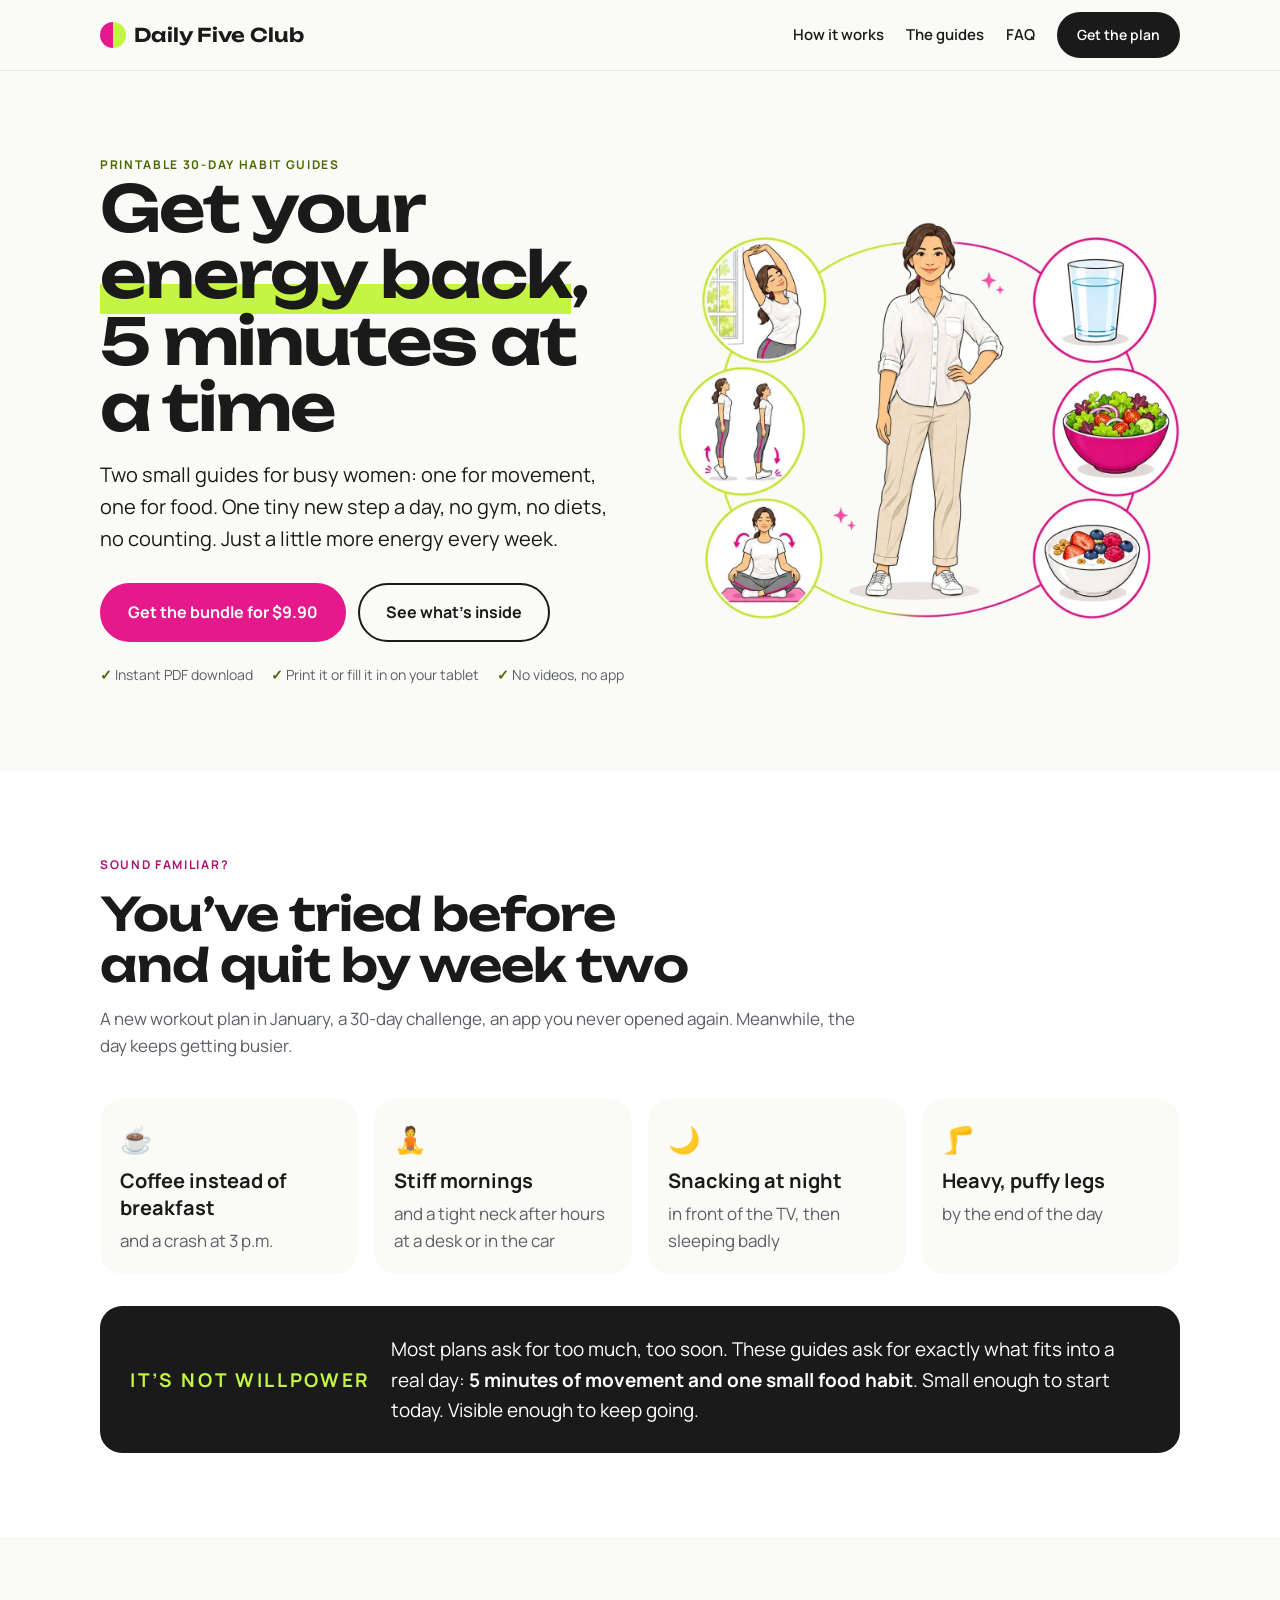
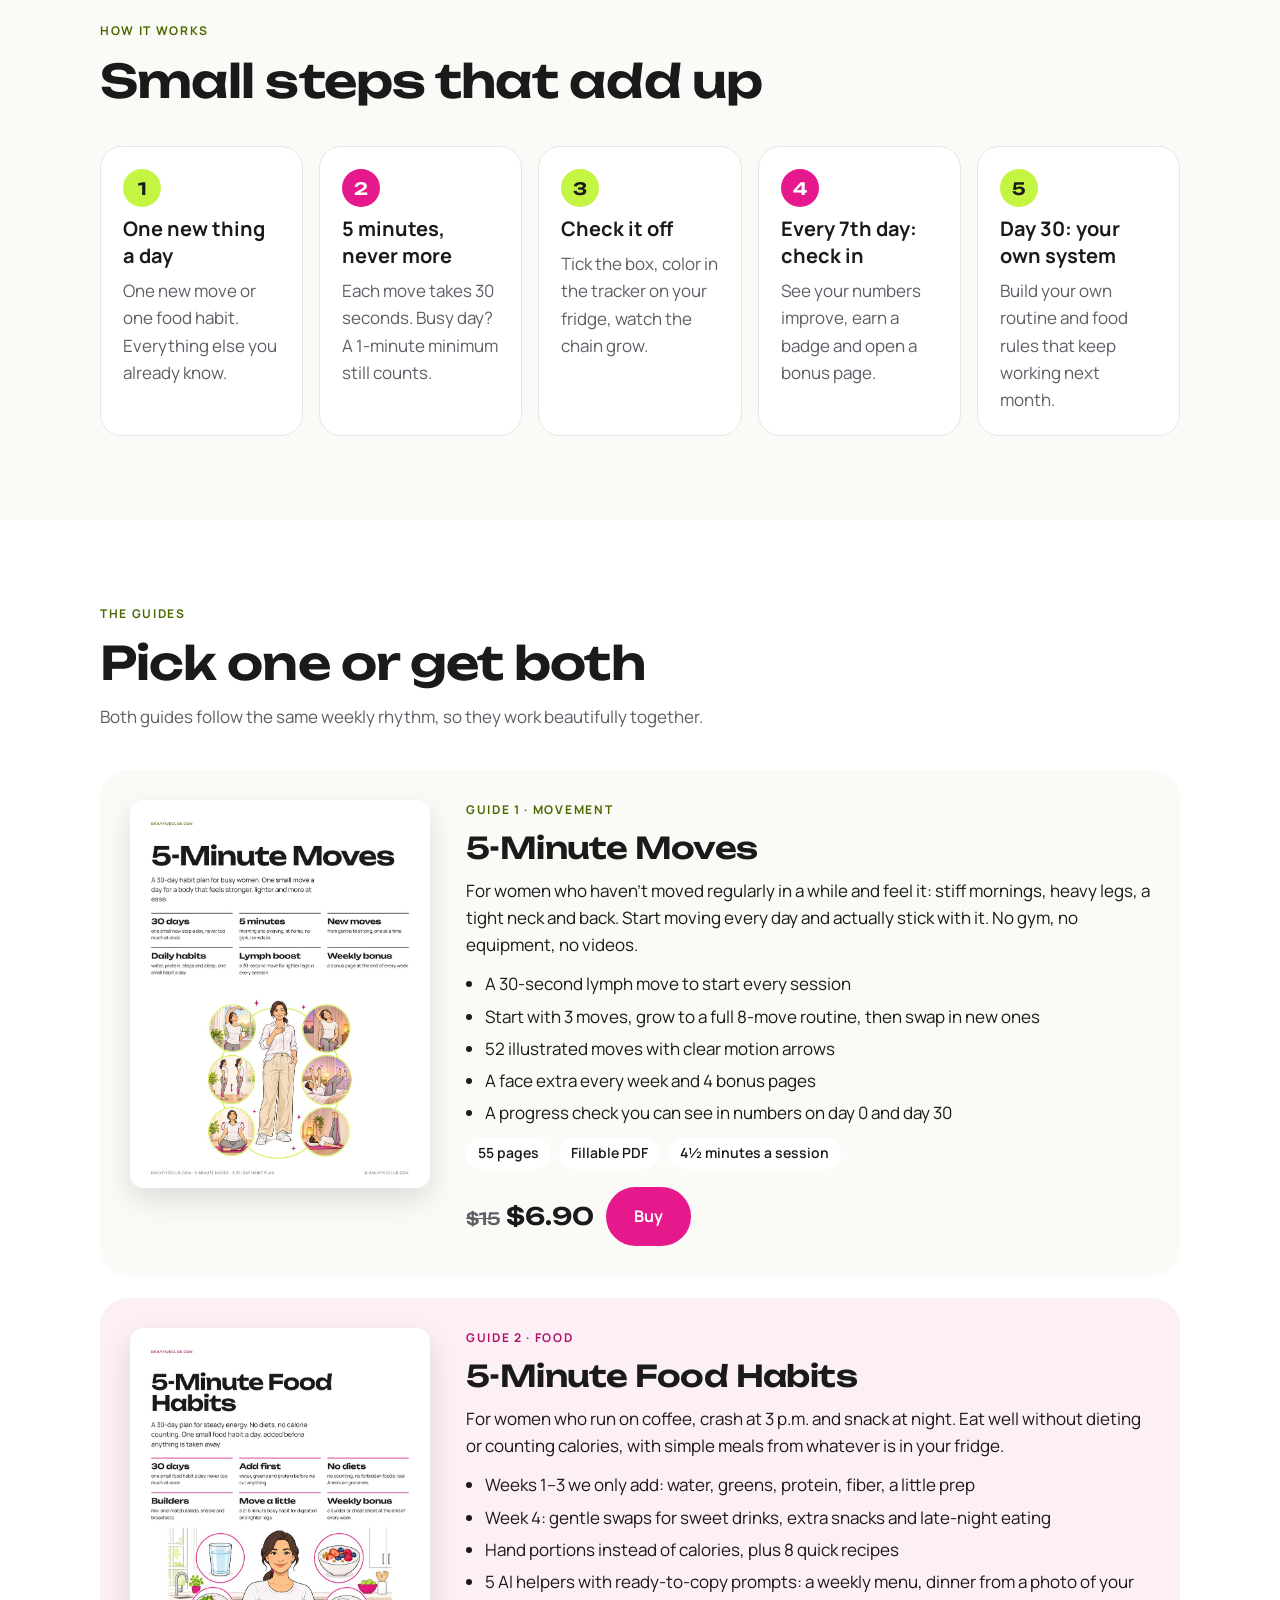
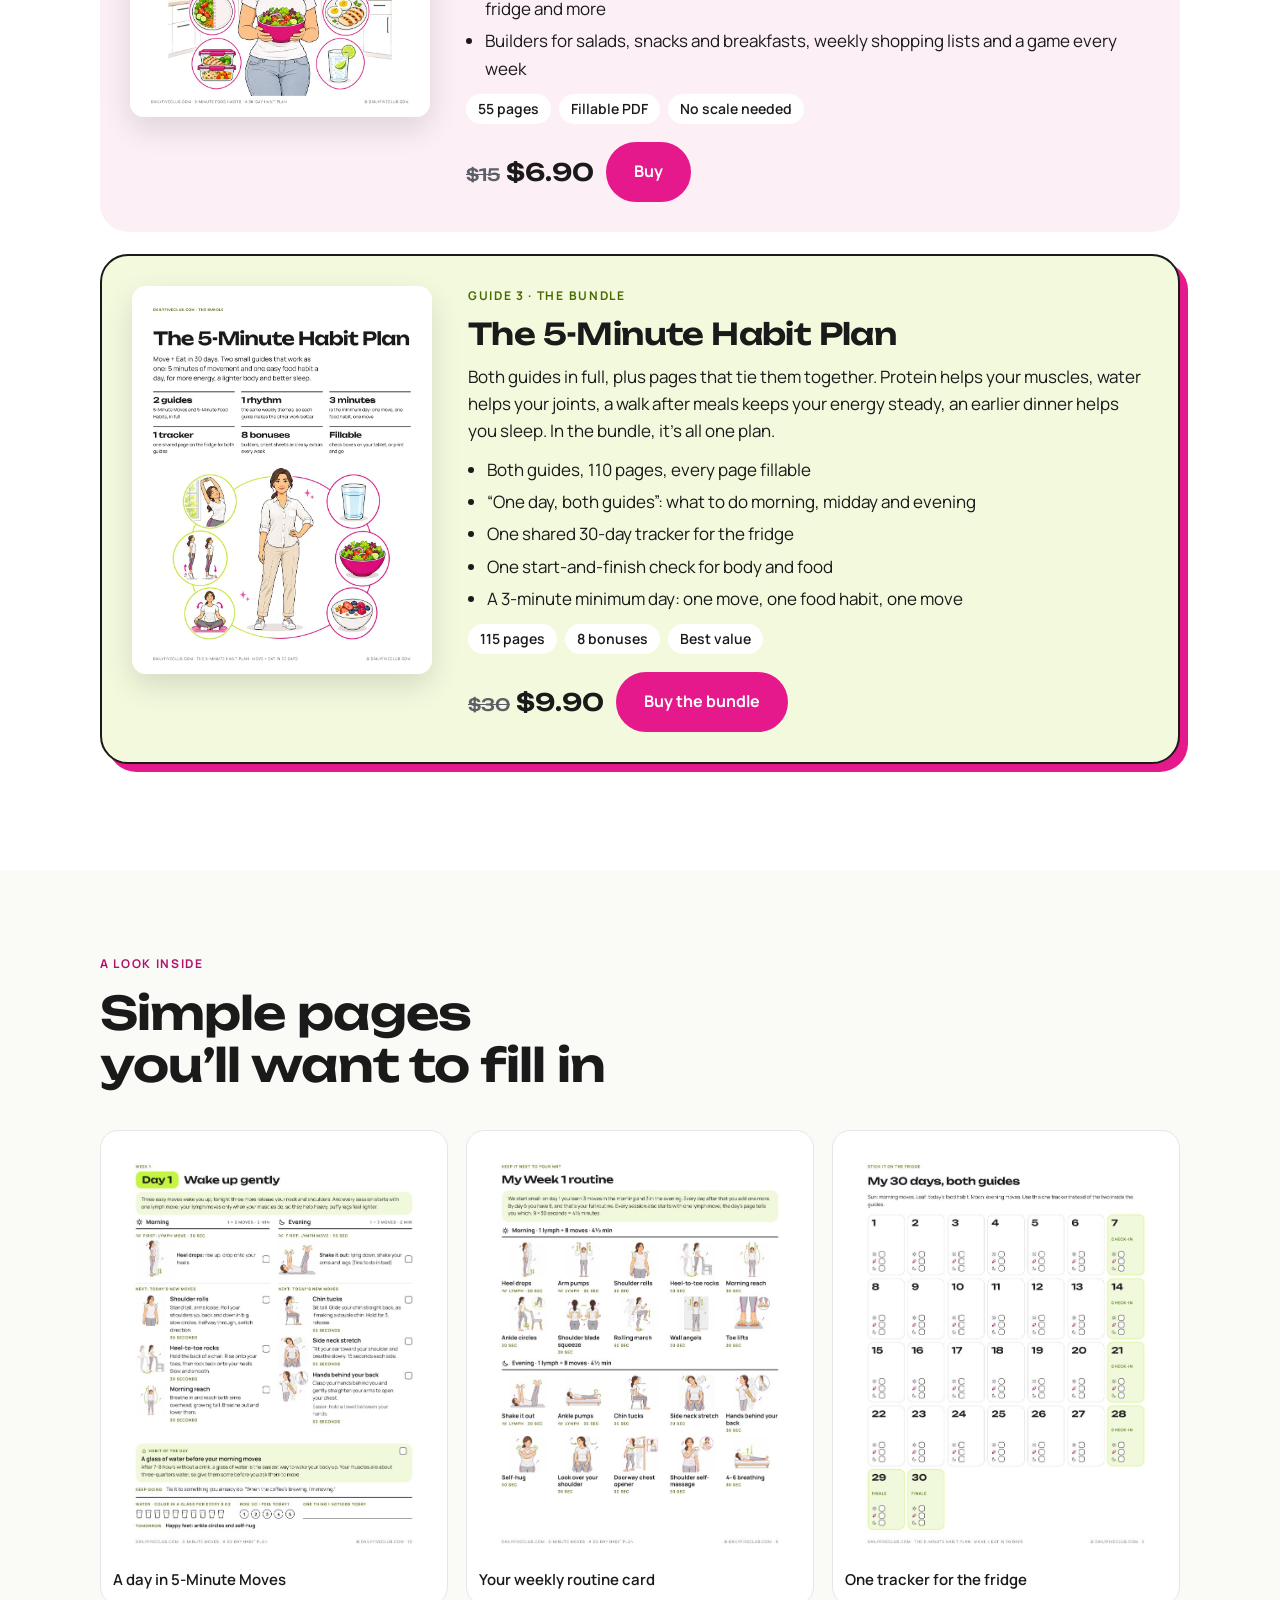
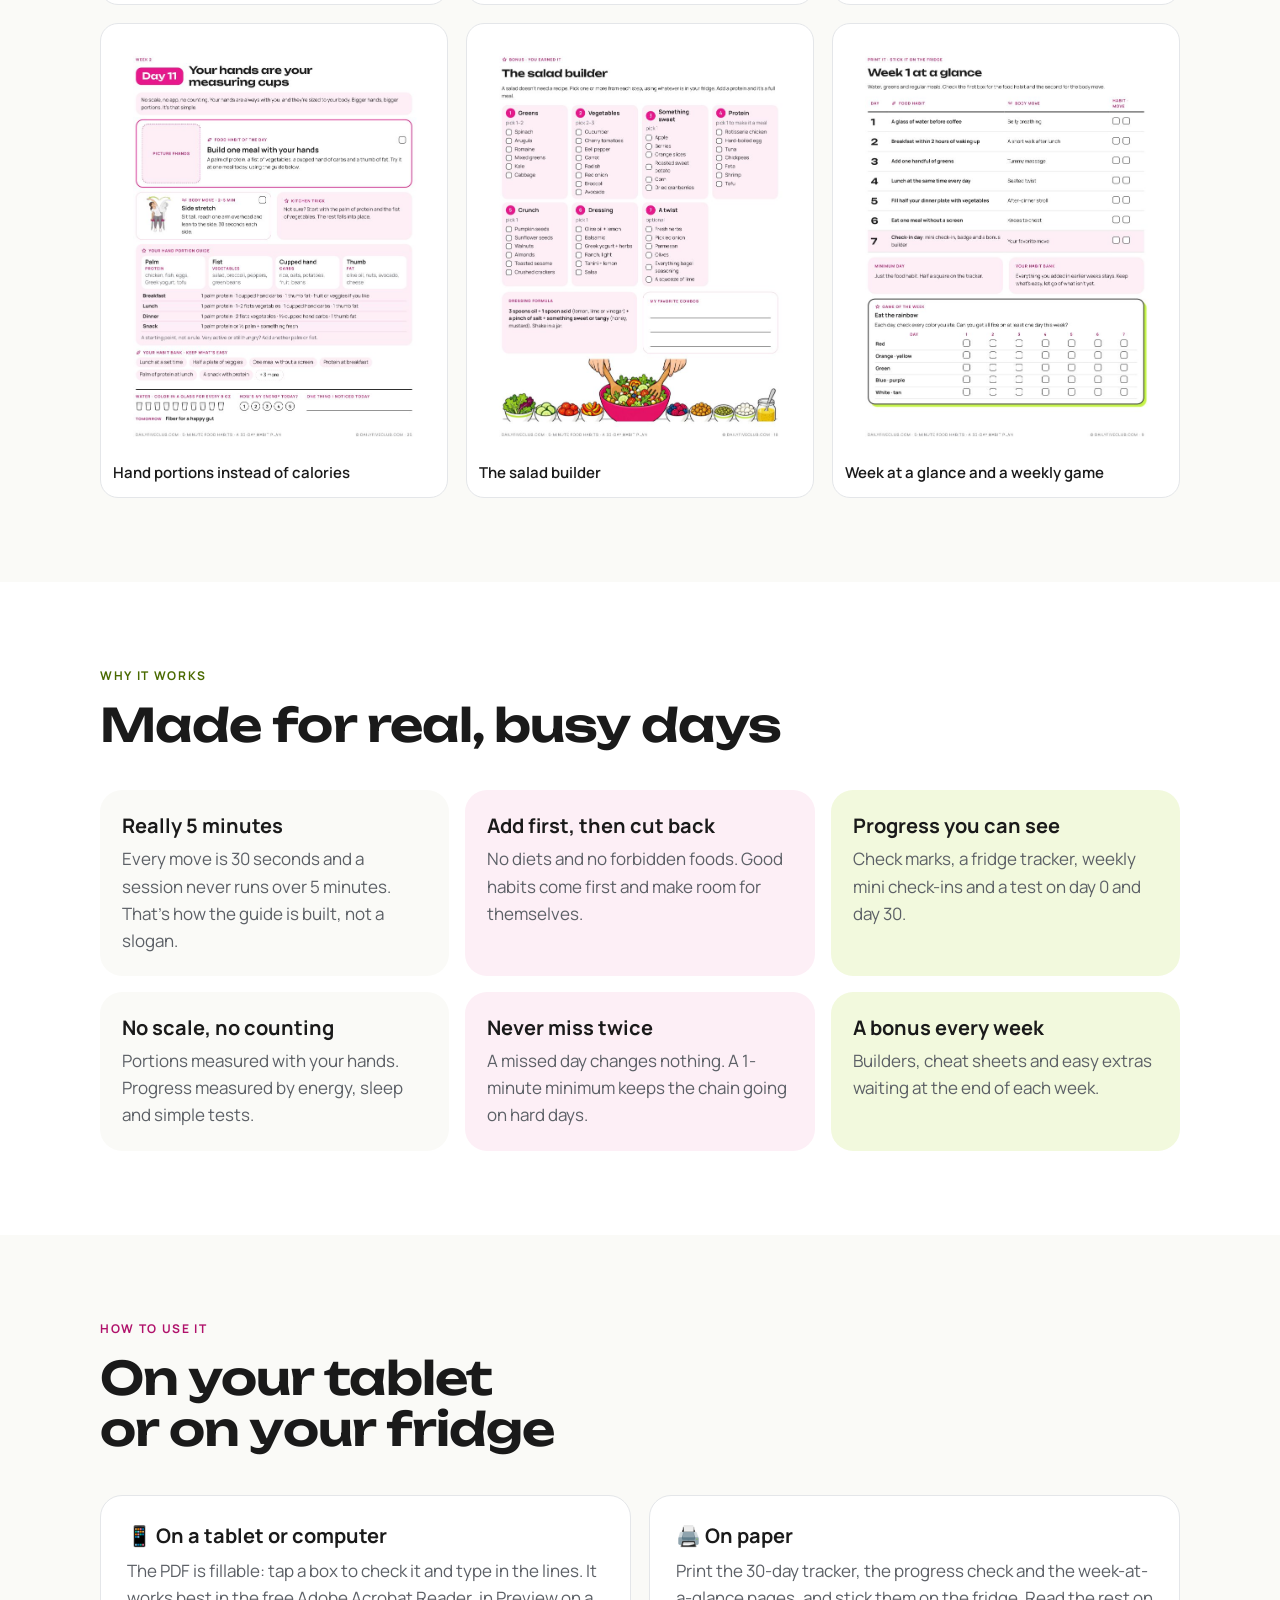
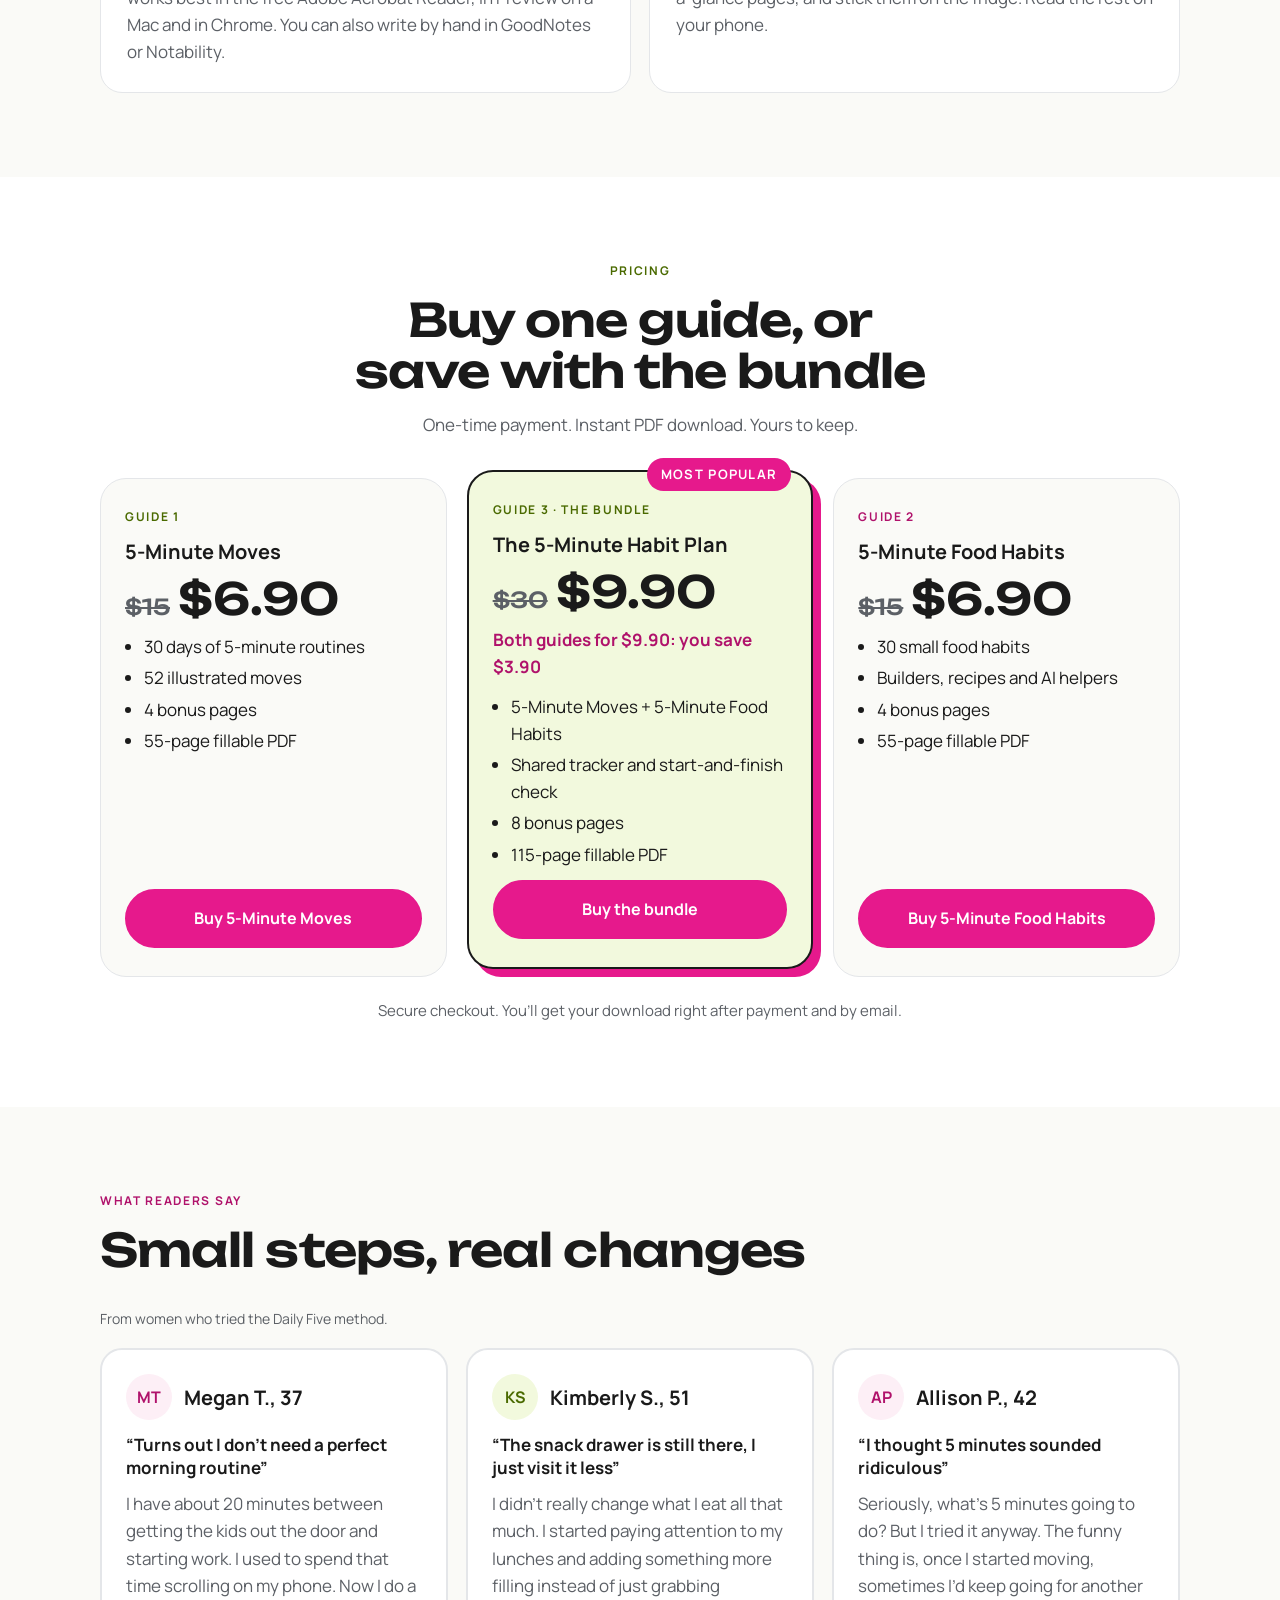
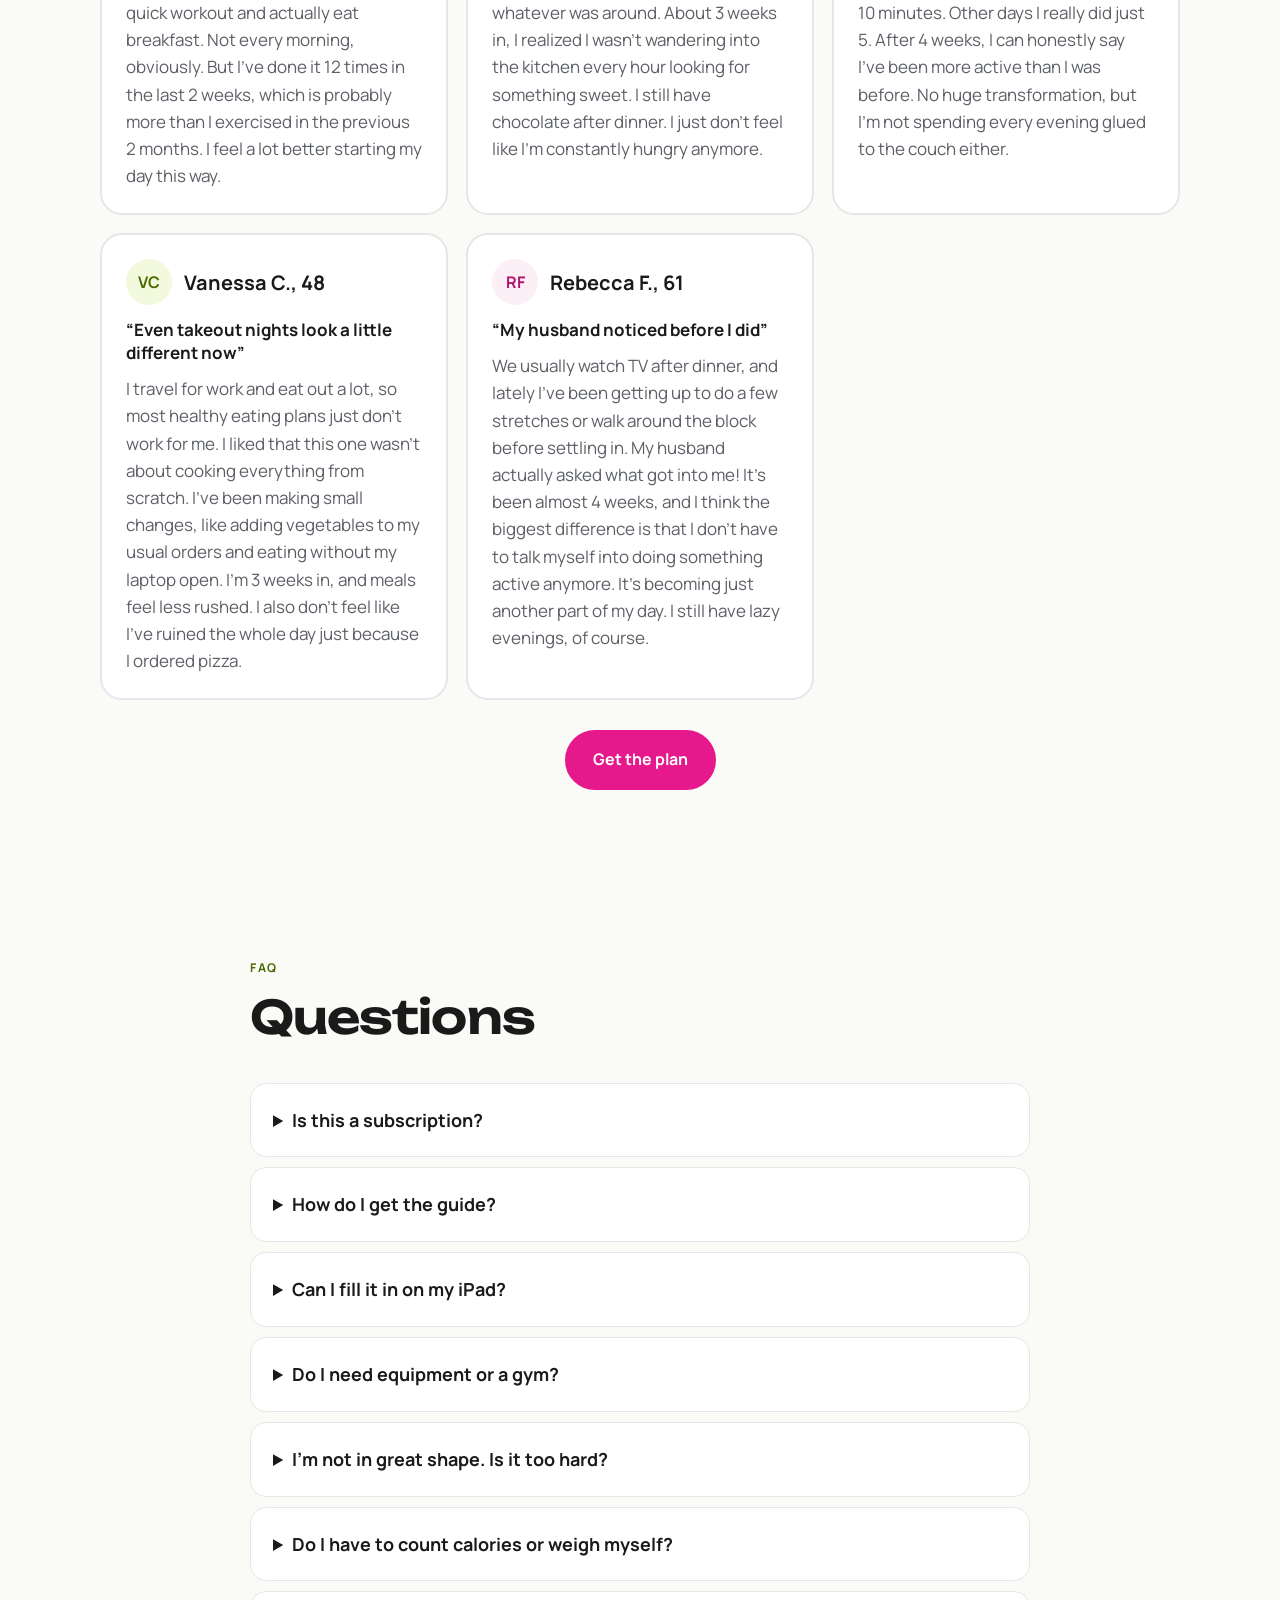
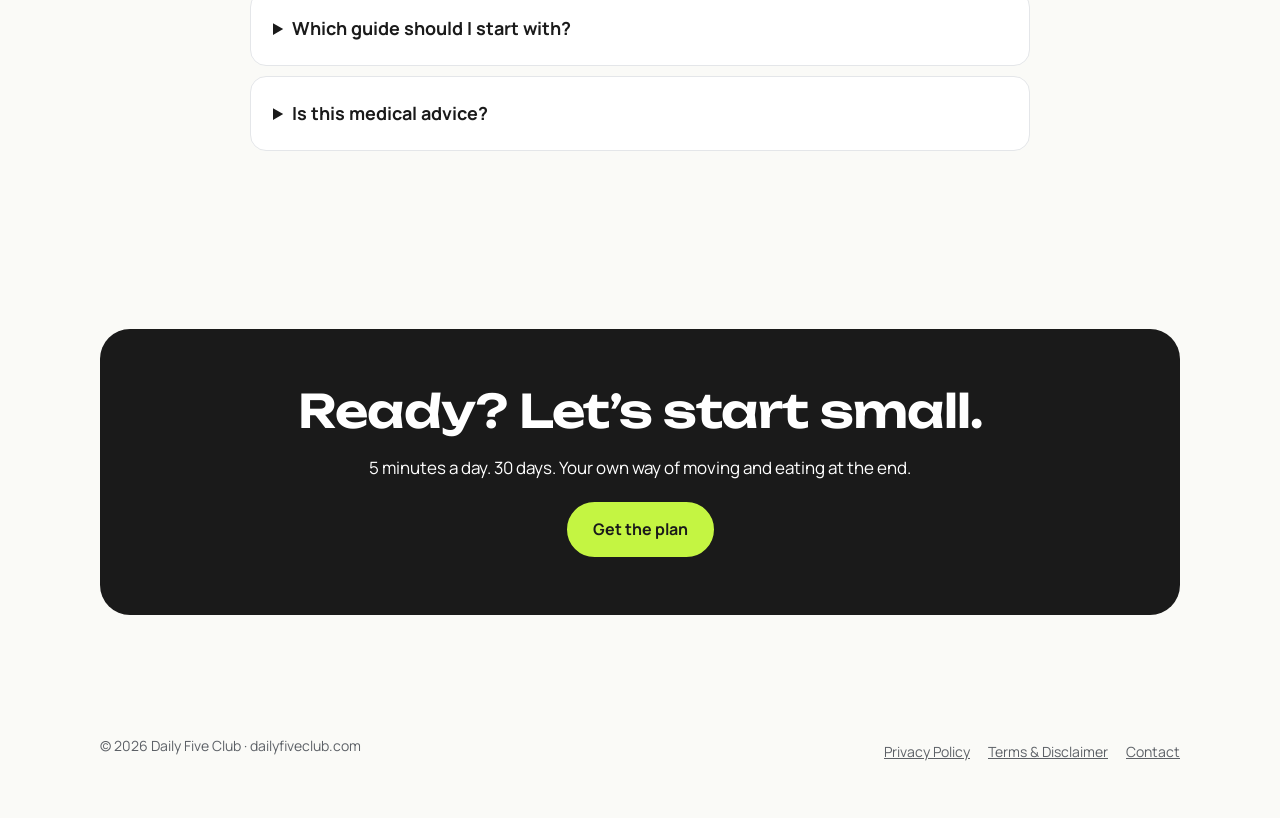
<file: index.html>
<!doctype html>
<html lang="en">
<head>
<meta charset="utf-8">
<meta name="viewport" content="width=device-width, initial-scale=1">
<title>Daily Five Club · Get your energy back, 5 minutes at a time</title>
<meta name="description" content="Printable 30-day habit guides for busy women: 5 minutes of movement and one small food habit a day. No gym, no diets, no counting. Instant PDF download.">
<meta property="og:title" content="Daily Five Club · 5 minutes a day, 30 days">
<meta property="og:description" content="Two small printable guides for busy women: one for movement, one for food. No gym, no diets, no counting.">
<meta property="og:image" content="https://dailyfiveclub.com/assets/hero.jpg">
<meta property="og:url" content="https://dailyfiveclub.com/">
<link rel="icon" href="data:image/svg+xml,%3Csvg xmlns='http://www.w3.org/2000/svg' viewBox='0 0 32 32'%3E%3Ccircle cx='16' cy='16' r='15' fill='%23C4F542'/%3E%3Cpath d='M16 1a15 15 0 0 1 0 30z' fill='%23E6198C'/%3E%3C/svg%3E">
<link rel="preconnect" href="https://fonts.googleapis.com">
<link href="https://fonts.googleapis.com/css2?family=Unbounded:wght@500;600&family=Manrope:wght@400;600;700&display=swap" rel="stylesheet">
<link rel="stylesheet" href="assets/site.css">
<script src="config.js"></script>
</head>
<body>

<header class="top">
 <div class="wrap">
  <a class="logo" href="./"><span class="dot"></span>Daily Five Club</a>
  <nav class="nav">
   <a href="#how">How it works</a>
   <a href="#guides">The guides</a>
   <a href="#faq">FAQ</a>
   <a class="btn" href="#pricing">Get the plan</a>
  </nav>
 </div>
</header>

<main>

<section class="hero">
 <div class="wrap">
  <div>
   <p class="r4">Printable 30-day habit guides</p>
   <h1>Get your <span>energy back</span>, 5 minutes at a time</h1>
   <p class="lead">Two small guides for busy women: one for movement, one for food. One tiny new step a day, no gym, no diets, no counting. Just a little more energy every week.</p>
   <div class="ctas">
    <a class="btn pink" href="#pricing">Get the bundle for $9.90</a>
    <a class="btn ghost" href="#guides">See what’s inside</a>
   </div>
   <div class="trust"><span>Instant PDF download</span><span>Print it or fill it in on your tablet</span><span>No videos, no app</span></div>
  </div>
  <img src="assets/hero.webp" alt="A smiling woman surrounded by small scenes: a morning stretch, heel drops, a glass of water, a salad and a yogurt bowl" width="1248" height="986" fetchpriority="high">
 </div>
</section>

<section class="pain">
 <div class="wrap">
  <div class="head">
   <p class="r4 pink">Sound familiar?</p>
   <h2 class="r1">You’ve tried before and quit by week two</h2>
   <p class="soft">A new workout plan in January, a 30-day challenge, an app you never opened again. Meanwhile, the day keeps getting busier.</p>
  </div>
  <div class="grid">
   <div class="pcard"><b>☕</b><p class="r2">Coffee instead of breakfast</p><p class="soft">and a crash at 3 p.m.</p></div>
   <div class="pcard"><b>🧘</b><p class="r2">Stiff mornings</p><p class="soft">and a tight neck after hours at a desk or in the car</p></div>
   <div class="pcard"><b>🌙</b><p class="r2">Snacking at night</p><p class="soft">in front of the TV, then sleeping badly</p></div>
   <div class="pcard"><b>🦵</b><p class="r2">Heavy, puffy legs</p><p class="soft">by the end of the day</p></div>
  </div>
  <div class="answer">
   <p class="r4">It’s not willpower</p>
   <p>Most plans ask for too much, too soon. These guides ask for exactly what fits into a real day: <b>5 minutes of movement and one small food habit</b>. Small enough to start today. Visible enough to keep going.</p>
  </div>
 </div>
</section>

<section id="how">
 <div class="wrap">
  <div class="head">
   <p class="r4">How it works</p>
   <h2 class="r1">Small steps that add up</h2>
  </div>
  <div class="steps">
   <div class="step"><span class="n">1</span><p class="r2">One new thing a day</p><p class="soft">One new move or one food habit. Everything else you already know.</p></div>
   <div class="step"><span class="n">2</span><p class="r2">5 minutes, never more</p><p class="soft">Each move takes 30 seconds. Busy day? A 1-minute minimum still counts.</p></div>
   <div class="step"><span class="n">3</span><p class="r2">Check it off</p><p class="soft">Tick the box, color in the tracker on your fridge, watch the chain grow.</p></div>
   <div class="step"><span class="n">4</span><p class="r2">Every 7th day: check in</p><p class="soft">See your numbers improve, earn a badge and open a bonus page.</p></div>
   <div class="step"><span class="n">5</span><p class="r2">Day 30: your own system</p><p class="soft">Build your own routine and food rules that keep working next month.</p></div>
  </div>
 </div>
</section>

<section class="guides" id="guides">
 <div class="wrap">
  <div class="head">
   <p class="r4">The guides</p>
   <h2 class="r1">Pick one or get both</h2>
   <p class="soft">Both guides follow the same weekly rhythm, so they work beautifully together.</p>
  </div>

  <article class="gcard">
   <img src="assets/cover-moves.jpg" alt="Cover of 5-Minute Moves" loading="lazy">
   <div class="body">
    <p class="r4">Guide 1 · Movement</p>
    <h3 class="r1 gtitle">5-Minute Moves</h3>
    <p>For women who haven’t moved regularly in a while and feel it: stiff mornings, heavy legs, a tight neck and back. Start moving every day and actually stick with it. No gym, no equipment, no videos.</p>
    <ul>
     <li>A 30-second lymph move to start every session</li>
     <li>Start with 3 moves, grow to a full 8-move routine, then swap in new ones</li>
     <li>52 illustrated moves with clear motion arrows</li>
     <li>A face extra every week and 4 bonus pages</li>
     <li>A progress check you can see in numbers on day 0 and day 30</li>
    </ul>
    <div class="meta"><span class="chip">55 pages</span><span class="chip">Fillable PDF</span><span class="chip">4½ minutes a session</span></div>
    <div class="actions"><span class="price"><s>$15</s>$6.90</span><a class="btn pink buy" data-product="moves" href="#pricing">Buy</a></div>
   </div>
  </article>

  <article class="gcard food">
   <img src="assets/cover-food.jpg" alt="Cover of 5-Minute Food Habits" loading="lazy">
   <div class="body">
    <p class="r4 pink">Guide 2 · Food</p>
    <h3 class="r1 gtitle">5-Minute Food Habits</h3>
    <p>For women who run on coffee, crash at 3 p.m. and snack at night. Eat well without dieting or counting calories, with simple meals from whatever is in your fridge.</p>
    <ul>
     <li>Weeks 1–3 we only add: water, greens, protein, fiber, a little prep</li>
     <li>Week 4: gentle swaps for sweet drinks, extra snacks and late-night eating</li>
     <li>Hand portions instead of calories, plus 8 quick recipes</li>
     <li>5 AI helpers with ready-to-copy prompts: a weekly menu, dinner from a photo of your fridge and more</li>
     <li>Builders for salads, snacks and breakfasts, weekly shopping lists and a game every week</li>
    </ul>
    <div class="meta"><span class="chip">55 pages</span><span class="chip">Fillable PDF</span><span class="chip">No scale needed</span></div>
    <div class="actions"><span class="price"><s>$15</s>$6.90</span><a class="btn pink buy" data-product="food" href="#pricing">Buy</a></div>
   </div>
  </article>

  <article class="gcard bundle">
   <img src="assets/cover-bundle.jpg" alt="Cover of The 5-Minute Habit Plan bundle" loading="lazy">
   <div class="body">
    <p class="r4">Guide 3 · The bundle</p>
    <h3 class="r1 gtitle">The 5-Minute Habit Plan</h3>
    <p>Both guides in full, plus pages that tie them together. Protein helps your muscles, water helps your joints, a walk after meals keeps your energy steady, an earlier dinner helps you sleep. In the bundle, it’s all one plan.</p>
    <ul>
     <li>Both guides, 110 pages, every page fillable</li>
     <li>“One day, both guides”: what to do morning, midday and evening</li>
     <li>One shared 30-day tracker for the fridge</li>
     <li>One start-and-finish check for body and food</li>
     <li>A 3-minute minimum day: one move, one food habit, one move</li>
    </ul>
    <div class="meta"><span class="chip">115 pages</span><span class="chip">8 bonuses</span><span class="chip">Best value</span></div>
    <div class="actions"><span class="price"><s>$30</s>$9.90</span><a class="btn pink buy" data-product="bundle" href="#pricing">Buy the bundle</a></div>
   </div>
  </article>
 </div>
</section>

<section id="inside">
 <div class="wrap">
  <div class="head">
   <p class="r4 pink">A look inside</p>
   <h2 class="r1">Simple pages you’ll want to fill in</h2>
  </div>
  <div class="peek">
   <figure><img src="assets/page-moves-day.jpg" alt="A daily page from 5-Minute Moves" loading="lazy"><figcaption>A day in 5-Minute Moves</figcaption></figure>
   <figure><img src="assets/page-moves-card.jpg" alt="The weekly routine card" loading="lazy"><figcaption>Your weekly routine card</figcaption></figure>
   <figure><img src="assets/page-bundle-tracker.jpg" alt="The shared 30-day tracker" loading="lazy"><figcaption>One tracker for the fridge</figcaption></figure>
   <figure><img src="assets/page-food-hands.jpg" alt="Hand portion guide" loading="lazy"><figcaption>Hand portions instead of calories</figcaption></figure>
   <figure><img src="assets/page-food-salad.jpg" alt="The salad builder" loading="lazy"><figcaption>The salad builder</figcaption></figure>
   <figure><img src="assets/page-food-glance.jpg" alt="Week at a glance with a weekly game" loading="lazy"><figcaption>Week at a glance and a weekly game</figcaption></figure>
  </div>
 </div>
</section>

<section class="why">
 <div class="wrap">
  <div class="head">
   <p class="r4">Why it works</p>
   <h2 class="r1">Made for real, busy days</h2>
  </div>
  <div class="whygrid">
   <div class="wcard"><p class="r2">Really 5 minutes</p><p class="soft">Every move is 30 seconds and a session never runs over 5 minutes. That’s how the guide is built, not a slogan.</p></div>
   <div class="wcard"><p class="r2">Add first, then cut back</p><p class="soft">No diets and no forbidden foods. Good habits come first and make room for themselves.</p></div>
   <div class="wcard"><p class="r2">Progress you can see</p><p class="soft">Check marks, a fridge tracker, weekly mini check-ins and a test on day 0 and day 30.</p></div>
   <div class="wcard"><p class="r2">No scale, no counting</p><p class="soft">Portions measured with your hands. Progress measured by energy, sleep and simple tests.</p></div>
   <div class="wcard"><p class="r2">Never miss twice</p><p class="soft">A missed day changes nothing. A 1-minute minimum keeps the chain going on hard days.</p></div>
   <div class="wcard"><p class="r2">A bonus every week</p><p class="soft">Builders, cheat sheets and easy extras waiting at the end of each week.</p></div>
  </div>
 </div>
</section>

<section class="use">
 <div class="wrap">
  <div class="head">
   <p class="r4 pink">How to use it</p>
   <h2 class="r1">On your tablet or on your fridge</h2>
  </div>
  <div class="grid">
   <div class="card"><p class="r2">📱 On a tablet or computer</p><p class="soft">The PDF is fillable: tap a box to check it and type in the lines. It works best in the free Adobe Acrobat Reader, in Preview on a Mac and in Chrome. You can also write by hand in GoodNotes or Notability.</p></div>
   <div class="card"><p class="r2">🖨️ On paper</p><p class="soft">Print the 30-day tracker, the progress check and the week-at-a-glance pages, and stick them on the fridge. Read the rest on your phone.</p></div>
  </div>
 </div>
</section>

<section class="pricing" id="pricing">
 <div class="wrap">
  <div class="head center">
   <p class="r4">Pricing</p>
   <h2 class="r1">Buy one guide, or save with the bundle</h2>
   <p class="soft">One-time payment. Instant PDF download. Yours to keep.</p>
  </div>
  <div class="plans">
   <div class="plan">
    <p class="r4">Guide 1</p><p class="r2">5-Minute Moves</p>
    <p class="amount"><s>$15</s>$6.90</p>
    <ul><li>30 days of 5-minute routines</li><li>52 illustrated moves</li><li>4 bonus pages</li><li>55-page fillable PDF</li></ul>
    <a class="btn pink full buy" data-product="moves" href="#pricing">Buy 5-Minute Moves</a>
   </div>
   <div class="plan hit">
    <span class="badge">Most popular</span>
    <p class="r4">Guide 3 · The bundle</p><p class="r2">The 5-Minute Habit Plan</p>
    <p class="amount"><s>$30</s>$9.90</p>
    <p class="save">Both guides for $9.90: you save $3.90</p>
    <ul><li>5-Minute Moves + 5-Minute Food Habits</li><li>Shared tracker and start-and-finish check</li><li>8 bonus pages</li><li>115-page fillable PDF</li></ul>
    <a class="btn pink full buy" data-product="bundle" href="#pricing">Buy the bundle</a>
   </div>
   <div class="plan">
    <p class="r4 pink">Guide 2</p><p class="r2">5-Minute Food Habits</p>
    <p class="amount"><s>$15</s>$6.90</p>
    <ul><li>30 small food habits</li><li>Builders, recipes and AI helpers</li><li>4 bonus pages</li><li>55-page fillable PDF</li></ul>
    <a class="btn pink full buy" data-product="food" href="#pricing">Buy 5-Minute Food Habits</a>
   </div>
  </div>
  <p class="note" id="buy-note">Secure checkout. You’ll get your download right after payment and by email.</p>
 </div>
</section>

<section class="reviews" id="reviews">
<!-- Отзывы читательниц испанской версии (методика та же). Подлинность и согласия на публикацию подтвердила Светлана Цыро 17.11.2026. -->
 <div class="wrap">
  <div class="head">
   <p class="r4 pink">What readers say</p>
   <h2 class="r1">Small steps, real changes</h2>
  </div>
  <p class="exnote">From women who tried the Daily Five method.</p>
  <div class="grid">
   <div class="rcard"><div class="who"><span class="avatar">MT</span><div><p class="r2">Megan T., 37</p></div></div><p class="rhead">“Turns out I don’t need a perfect morning routine”</p><p class="soft">I have about 20 minutes between getting the kids out the door and starting work. I used to spend that time scrolling on my phone. Now I do a quick workout and actually eat breakfast. Not every morning, obviously. But I’ve done it 12 times in the last 2 weeks, which is probably more than I exercised in the previous 2 months. I feel a lot better starting my day this way.</p></div>
   <div class="rcard"><div class="who"><span class="avatar l">KS</span><div><p class="r2">Kimberly S., 51</p></div></div><p class="rhead">“The snack drawer is still there, I just visit it less”</p><p class="soft">I didn’t really change what I eat all that much. I started paying attention to my lunches and adding something more filling instead of just grabbing whatever was around. About 3 weeks in, I realized I wasn’t wandering into the kitchen every hour looking for something sweet. I still have chocolate after dinner. I just don’t feel like I’m constantly hungry anymore.</p></div>
   <div class="rcard"><div class="who"><span class="avatar">AP</span><div><p class="r2">Allison P., 42</p></div></div><p class="rhead">“I thought 5 minutes sounded ridiculous”</p><p class="soft">Seriously, what’s 5 minutes going to do? But I tried it anyway. The funny thing is, once I started moving, sometimes I’d keep going for another 10 minutes. Other days I really did just 5. After 4 weeks, I can honestly say I’ve been more active than I was before. No huge transformation, but I’m not spending every evening glued to the couch either.</p></div>
   <div class="rcard"><div class="who"><span class="avatar l">VC</span><div><p class="r2">Vanessa C., 48</p></div></div><p class="rhead">“Even takeout nights look a little different now”</p><p class="soft">I travel for work and eat out a lot, so most healthy eating plans just don’t work for me. I liked that this one wasn’t about cooking everything from scratch. I’ve been making small changes, like adding vegetables to my usual orders and eating without my laptop open. I’m 3 weeks in, and meals feel less rushed. I also don’t feel like I’ve ruined the whole day just because I ordered pizza.</p></div>
   <div class="rcard"><div class="who"><span class="avatar">RF</span><div><p class="r2">Rebecca F., 61</p></div></div><p class="rhead">“My husband noticed before I did”</p><p class="soft">We usually watch TV after dinner, and lately I’ve been getting up to do a few stretches or walk around the block before settling in. My husband actually asked what got into me! It’s been almost 4 weeks, and I think the biggest difference is that I don’t have to talk myself into doing something active anymore. It’s becoming just another part of my day. I still have lazy evenings, of course.</p></div>
  </div>
  <p class="center-cta"><a class="btn pink" href="#pricing">Get the plan</a></p>
 </div>
</section>

<section class="faq" id="faq">
 <div class="wrap narrow">
  <div class="head"><p class="r4">FAQ</p><h2 class="r1">Questions</h2></div>
  <details><summary>Is this a subscription?</summary><p>No. It’s a one-time payment. You download the PDF and it’s yours to keep.</p></details>
  <details><summary>How do I get the guide?</summary><p>Right after payment you’ll get a download link on screen and by email. Save the PDF to your phone, tablet or computer.</p></details>
  <details><summary>Can I fill it in on my iPad?</summary><p>Yes. Open the PDF in the free Adobe Acrobat Reader and tap any box to check it or any line to type. Prefer handwriting? Open it in GoodNotes or Notability.</p></details>
  <details><summary>Do I need equipment or a gym?</summary><p>No. A sturdy chair, a wall, a towel and a tennis ball are all you need.</p></details>
  <details><summary>I’m not in great shape. Is it too hard?</summary><p>It starts with three gentle moves and grows by one a day. Every strength move has an easier version, and the rule is simple: pain means stop.</p></details>
  <details><summary>Do I have to count calories or weigh myself?</summary><p>No. The food guide uses your hands to measure portions, and progress is measured by energy, sleep and simple tests. Weighing yourself is optional.</p></details>
  <details><summary>Which guide should I start with?</summary><p>If you want more energy and less stiffness, start with 5-Minute Moves. If your biggest struggle is food, start with 5-Minute Food Habits. If you want both, the bundle costs less than two guides.</p></details>
  <details><summary>Is this medical advice?</summary><p>No. If you have a health condition, an injury, diabetes or take medication, talk to your doctor before you start.</p></details>
 </div>
</section>

<section class="final">
 <div class="wrap">
  <div class="box">
   <h2 class="r1">Ready? Let’s start small.</h2>
   <p>5 minutes a day. 30 days. Your own way of moving and eating at the end.</p>
   <a class="btn lime" href="#pricing">Get the plan</a>
  </div>
 </div>
</section>

</main>

<footer class="foot">
 <div class="wrap">
  <p>© 2026 Daily Five Club · dailyfiveclub.com</p>
  <nav><a href="privacy/">Privacy Policy</a><a href="terms/">Terms &amp; Disclaimer</a><a id="contact" href="mailto:hello@dailyfiveclub.com">Contact</a></nav>
 </div>
</footer>

<script>
(function () {
  var cfg = window.DFC || { CHECKOUT: {} };
  document.querySelectorAll('.buy').forEach(function (b) {
    var url = cfg.CHECKOUT[b.dataset.product];
    if (url) { b.href = url; b.target = '_blank'; b.rel = 'noopener'; }
    else {
      b.addEventListener('click', function (e) {
        e.preventDefault();
        var n = document.getElementById('buy-note');
        n.textContent = 'Coming soon: checkout opens in a few days.';
        n.style.color = '#B0126B';
      });
    }
  });
  if (cfg.CONTACT) { var c = document.getElementById('contact'); c.href = 'mailto:' + cfg.CONTACT; }
})();
</script>
</body>
</html>
</file>
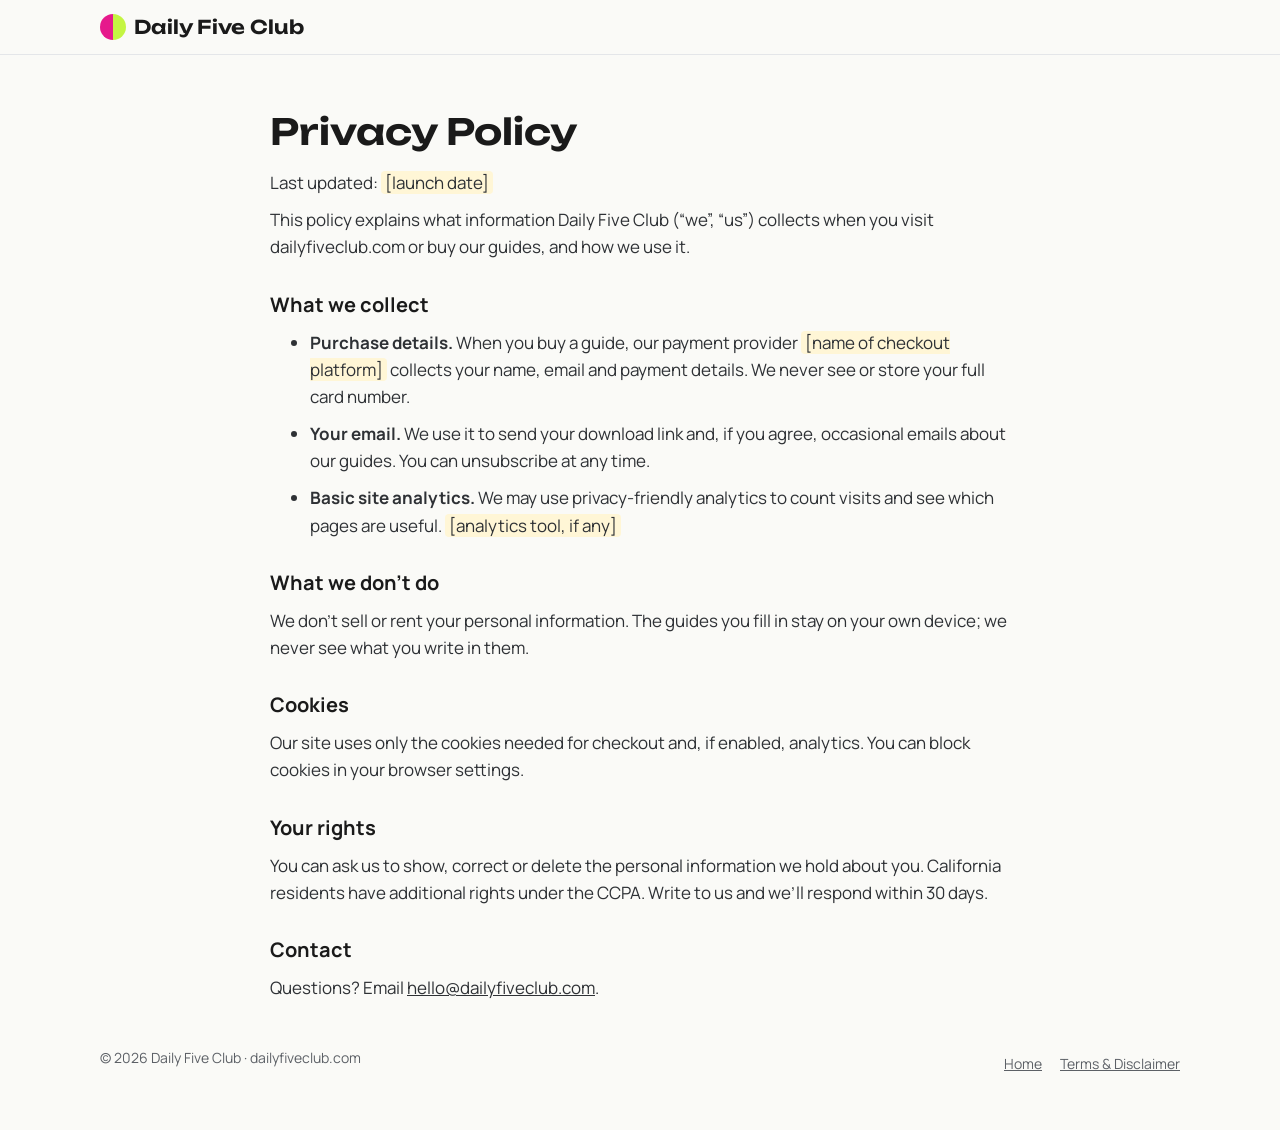
<file: privacy/index.html>
<!doctype html>
<html lang="en"><head><meta charset="utf-8"><meta name="viewport" content="width=device-width, initial-scale=1"><title>Privacy Policy · Daily Five Club</title>
<link href="https://fonts.googleapis.com/css2?family=Unbounded:wght@500;600&family=Manrope:wght@400;600;700&display=swap" rel="stylesheet"><link rel="stylesheet" href="../assets/site.css"></head>
<body><header class="top"><div class="wrap"><a class="logo" href="../"><span class="dot"></span>Daily Five Club</a></div></header>
<main class="legal"><div class="wrap">
<h1>Privacy Policy</h1>
<p class="soft">Last updated: <span class="tbd">[launch date]</span></p>
<p>This policy explains what information Daily Five Club (“we”, “us”) collects when you visit dailyfiveclub.com or buy our guides, and how we use it.</p>
<h2>What we collect</h2>
<ul><li><b>Purchase details.</b> When you buy a guide, our payment provider <span class="tbd">[name of checkout platform]</span> collects your name, email and payment details. We never see or store your full card number.</li>
<li><b>Your email.</b> We use it to send your download link and, if you agree, occasional emails about our guides. You can unsubscribe at any time.</li>
<li><b>Basic site analytics.</b> We may use privacy-friendly analytics to count visits and see which pages are useful. <span class="tbd">[analytics tool, if any]</span></li></ul>
<h2>What we don’t do</h2>
<p>We don’t sell or rent your personal information. The guides you fill in stay on your own device; we never see what you write in them.</p>
<h2>Cookies</h2>
<p>Our site uses only the cookies needed for checkout and, if enabled, analytics. You can block cookies in your browser settings.</p>
<h2>Your rights</h2>
<p>You can ask us to show, correct or delete the personal information we hold about you. California residents have additional rights under the CCPA. Write to us and we’ll respond within 30 days.</p>
<h2>Contact</h2>
<p>Questions? Email <a href="mailto:hello@dailyfiveclub.com">hello@dailyfiveclub.com</a>.</p>
</div></main>
<footer class="foot"><div class="wrap"><p>© 2026 Daily Five Club · dailyfiveclub.com</p><nav><a href="../">Home</a><a href="../terms/">Terms &amp; Disclaimer</a></nav></div></footer>
</body></html>
</file>
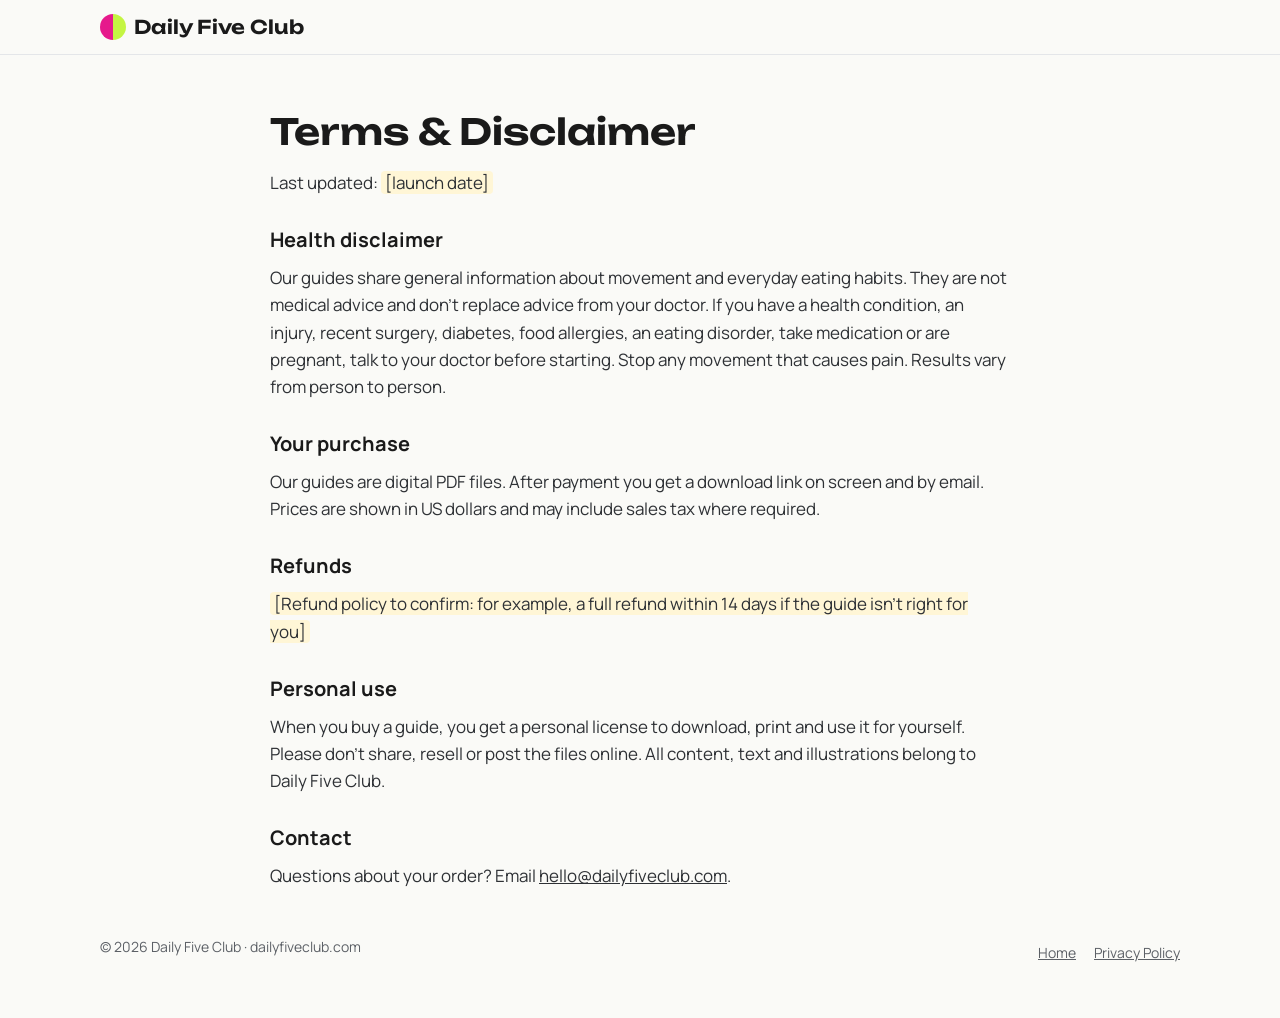
<file: terms/index.html>
<!doctype html>
<html lang="en"><head><meta charset="utf-8"><meta name="viewport" content="width=device-width, initial-scale=1"><title>Terms &amp; Disclaimer · Daily Five Club</title>
<link href="https://fonts.googleapis.com/css2?family=Unbounded:wght@500;600&family=Manrope:wght@400;600;700&display=swap" rel="stylesheet"><link rel="stylesheet" href="../assets/site.css"></head>
<body><header class="top"><div class="wrap"><a class="logo" href="../"><span class="dot"></span>Daily Five Club</a></div></header>
<main class="legal"><div class="wrap">
<h1>Terms &amp; Disclaimer</h1>
<p class="soft">Last updated: <span class="tbd">[launch date]</span></p>
<h2>Health disclaimer</h2>
<p>Our guides share general information about movement and everyday eating habits. They are not medical advice and don’t replace advice from your doctor. If you have a health condition, an injury, recent surgery, diabetes, food allergies, an eating disorder, take medication or are pregnant, talk to your doctor before starting. Stop any movement that causes pain. Results vary from person to person.</p>
<h2>Your purchase</h2>
<p>Our guides are digital PDF files. After payment you get a download link on screen and by email. Prices are shown in US dollars and may include sales tax where required.</p>
<h2>Refunds</h2>
<p><span class="tbd">[Refund policy to confirm: for example, a full refund within 14 days if the guide isn’t right for you]</span></p>
<h2>Personal use</h2>
<p>When you buy a guide, you get a personal license to download, print and use it for yourself. Please don’t share, resell or post the files online. All content, text and illustrations belong to Daily Five Club.</p>
<h2>Contact</h2>
<p>Questions about your order? Email <a href="mailto:hello@dailyfiveclub.com">hello@dailyfiveclub.com</a>.</p>
</div></main>
<footer class="foot"><div class="wrap"><p>© 2026 Daily Five Club · dailyfiveclub.com</p><nav><a href="../">Home</a><a href="../privacy/">Privacy Policy</a></nav></div></footer>
</body></html>
</file>
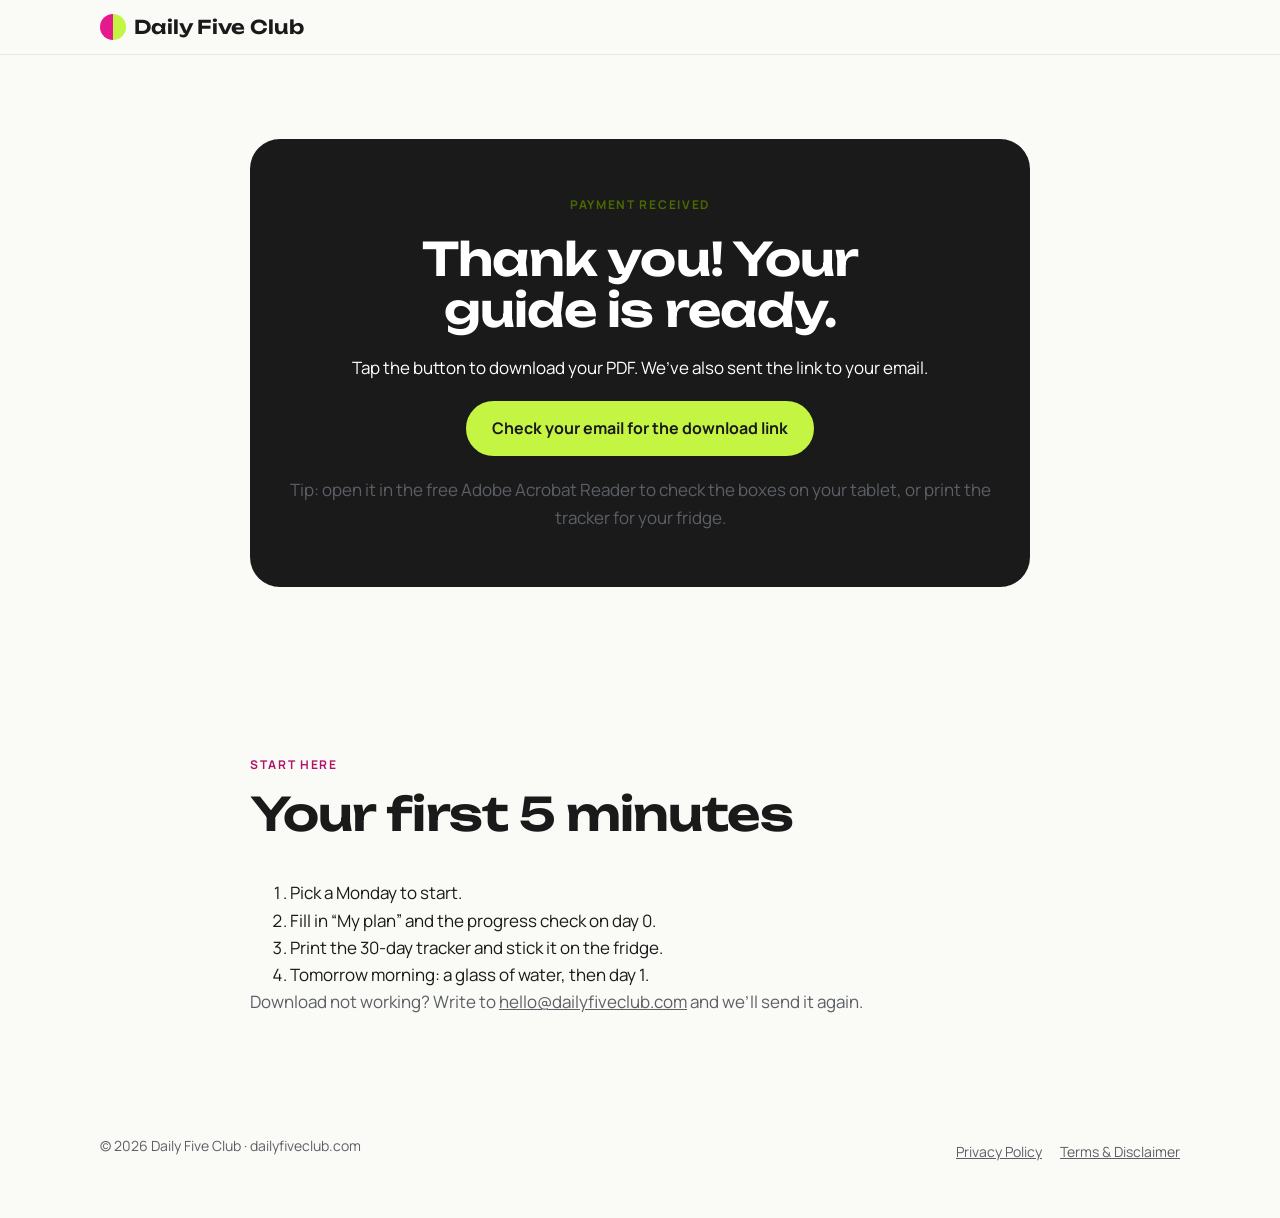
<file: thank-you/index.html>
<!doctype html>
<html lang="en">
<head>
<meta charset="utf-8">
<meta name="viewport" content="width=device-width, initial-scale=1">
<meta name="robots" content="noindex, nofollow">
<title>Thank you · Daily Five Club</title>
<link href="https://fonts.googleapis.com/css2?family=Unbounded:wght@500;600&family=Manrope:wght@400;600;700&display=swap" rel="stylesheet">
<link rel="stylesheet" href="../assets/site.css">
<script src="../config.js"></script>
</head>
<body>
<header class="top"><div class="wrap"><a class="logo" href="../"><span class="dot"></span>Daily Five Club</a></div></header>
<main>
<section class="final">
 <div class="wrap narrow">
  <div class="box">
   <p class="r4">Payment received</p>
   <h1 class="r1">Thank you! Your guide is ready.</h1>
   <p id="what">Tap the button to download your PDF. We’ve also sent the link to your email.</p>
   <a class="btn lime" id="dl" href="#">Download your guide</a>
   <p class="soft" id="tip">Tip: open it in the free Adobe Acrobat Reader to check the boxes on your tablet, or print the tracker for your fridge.</p>
  </div>
 </div>
</section>
<section>
 <div class="wrap narrow">
  <div class="head"><p class="r4 pink">Start here</p><h2 class="r1">Your first 5 minutes</h2></div>
  <ol>
   <li>Pick a Monday to start.</li>
   <li>Fill in “My plan” and the progress check on day 0.</li>
   <li>Print the 30-day tracker and stick it on the fridge.</li>
   <li>Tomorrow morning: a glass of water, then day 1.</li>
  </ol>
  <p class="soft">Download not working? Write to <a id="mail" href="mailto:hello@dailyfiveclub.com">hello@dailyfiveclub.com</a> and we’ll send it again.</p>
 </div>
</section>
</main>
<footer class="foot"><div class="wrap"><p>© 2026 Daily Five Club · dailyfiveclub.com</p><nav><a href="../privacy/">Privacy Policy</a><a href="../terms/">Terms &amp; Disclaimer</a></nav></div></footer>
<script>
(function () {
  var cfg = window.DFC || { DOWNLOAD: {} };
  var names = { moves: '5-Minute Moves', food: '5-Minute Food Habits', bundle: 'The 5-Minute Habit Plan' };
  var p = new URLSearchParams(location.search).get('p');
  var dl = document.getElementById('dl');
  if (p && names[p]) { document.getElementById('what').textContent = 'Tap the button to download ' + names[p] + '. We’ve also sent the link to your email.'; }
  var url = p && cfg.DOWNLOAD[p];
  if (url) { dl.href = url; } else { dl.textContent = 'Check your email for the download link'; dl.removeAttribute('href'); }
  if (cfg.CONTACT) { var m = document.getElementById('mail'); m.href = 'mailto:' + cfg.CONTACT; m.textContent = cfg.CONTACT; }
})();
</script>
</body>
</html>
</file>
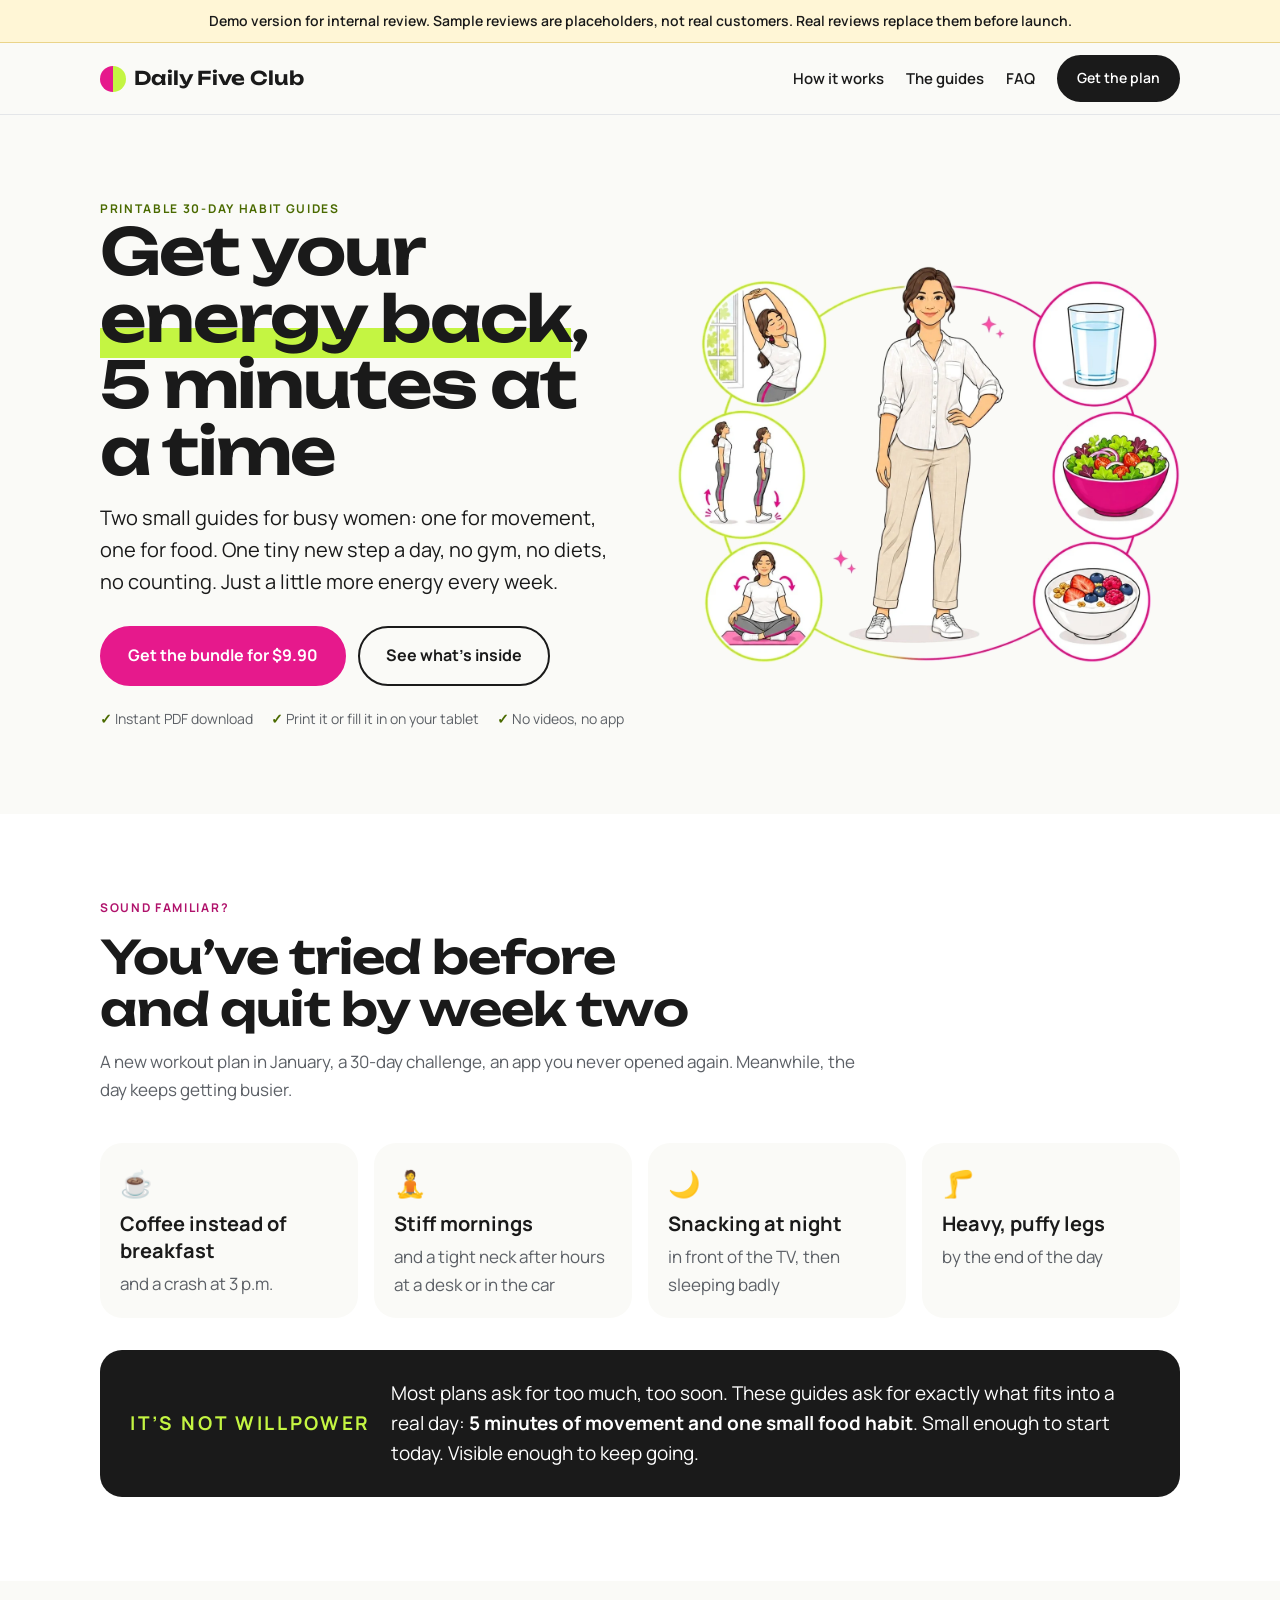
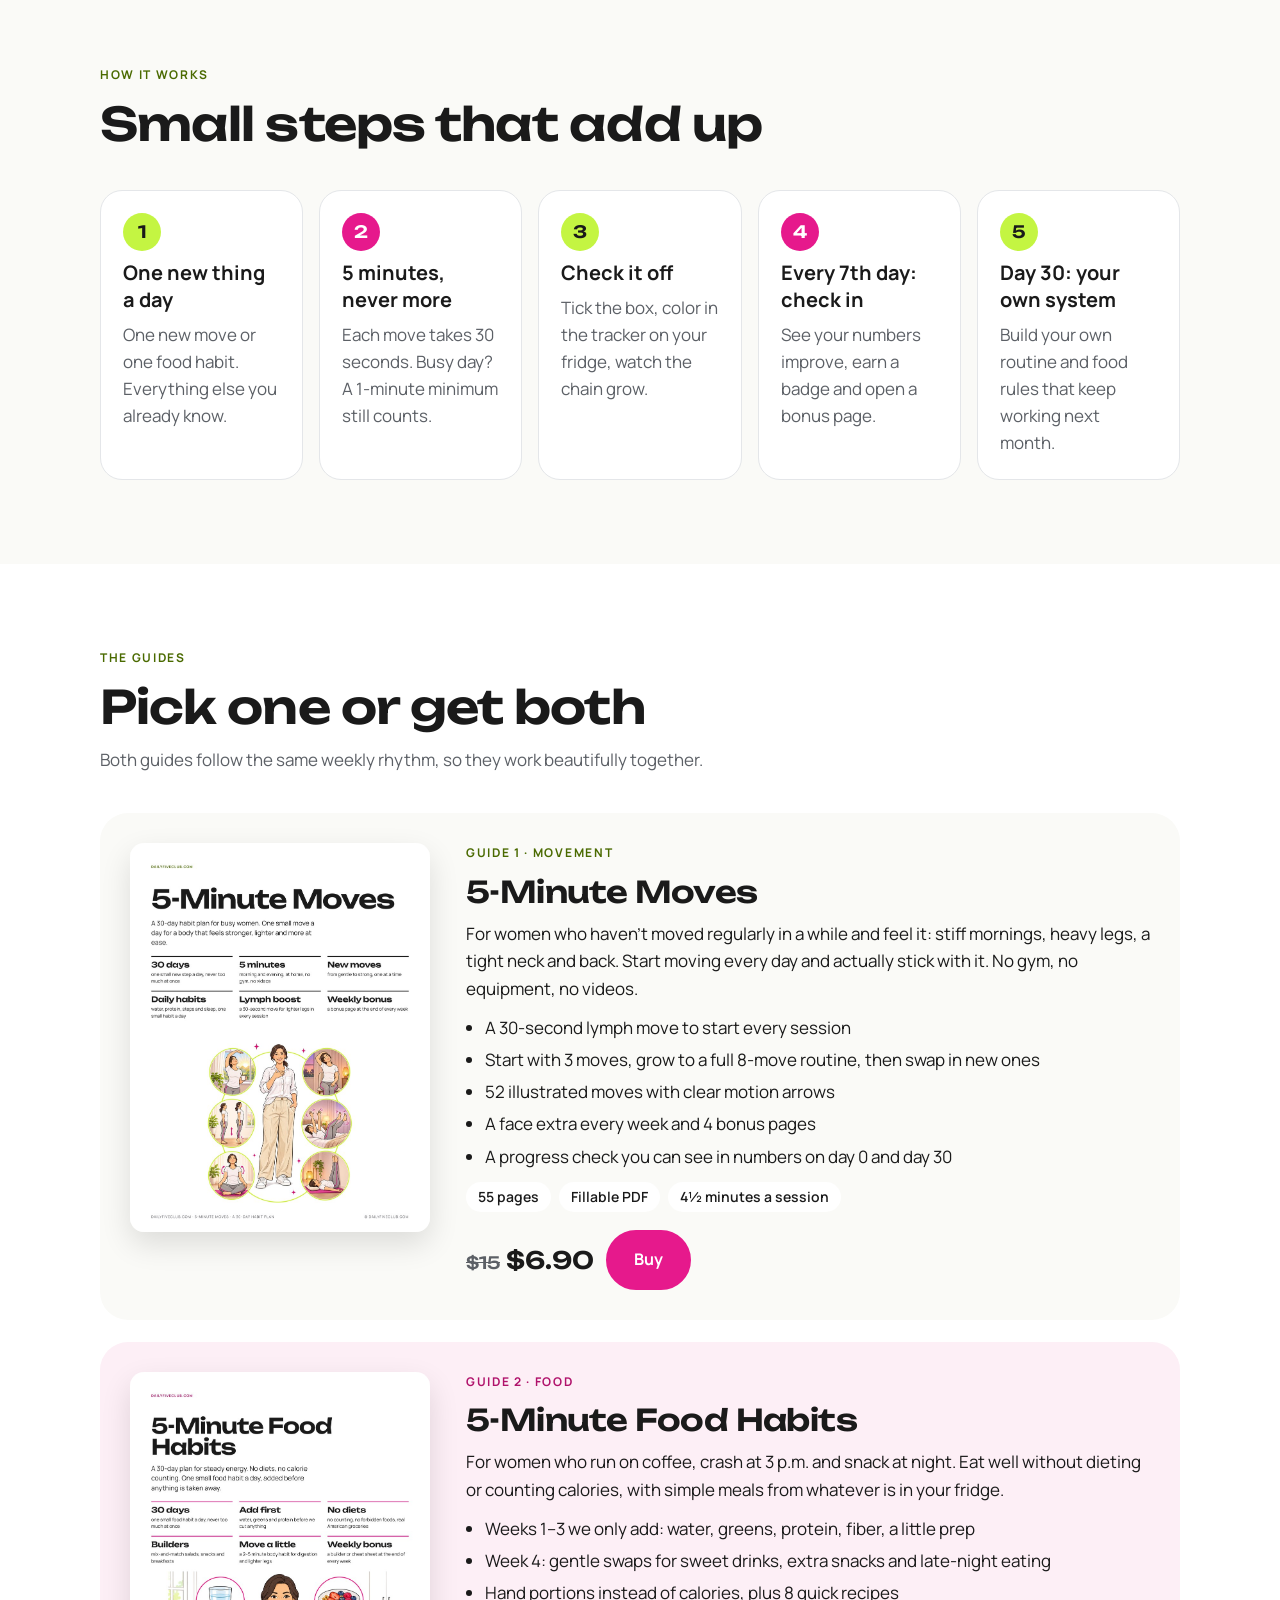
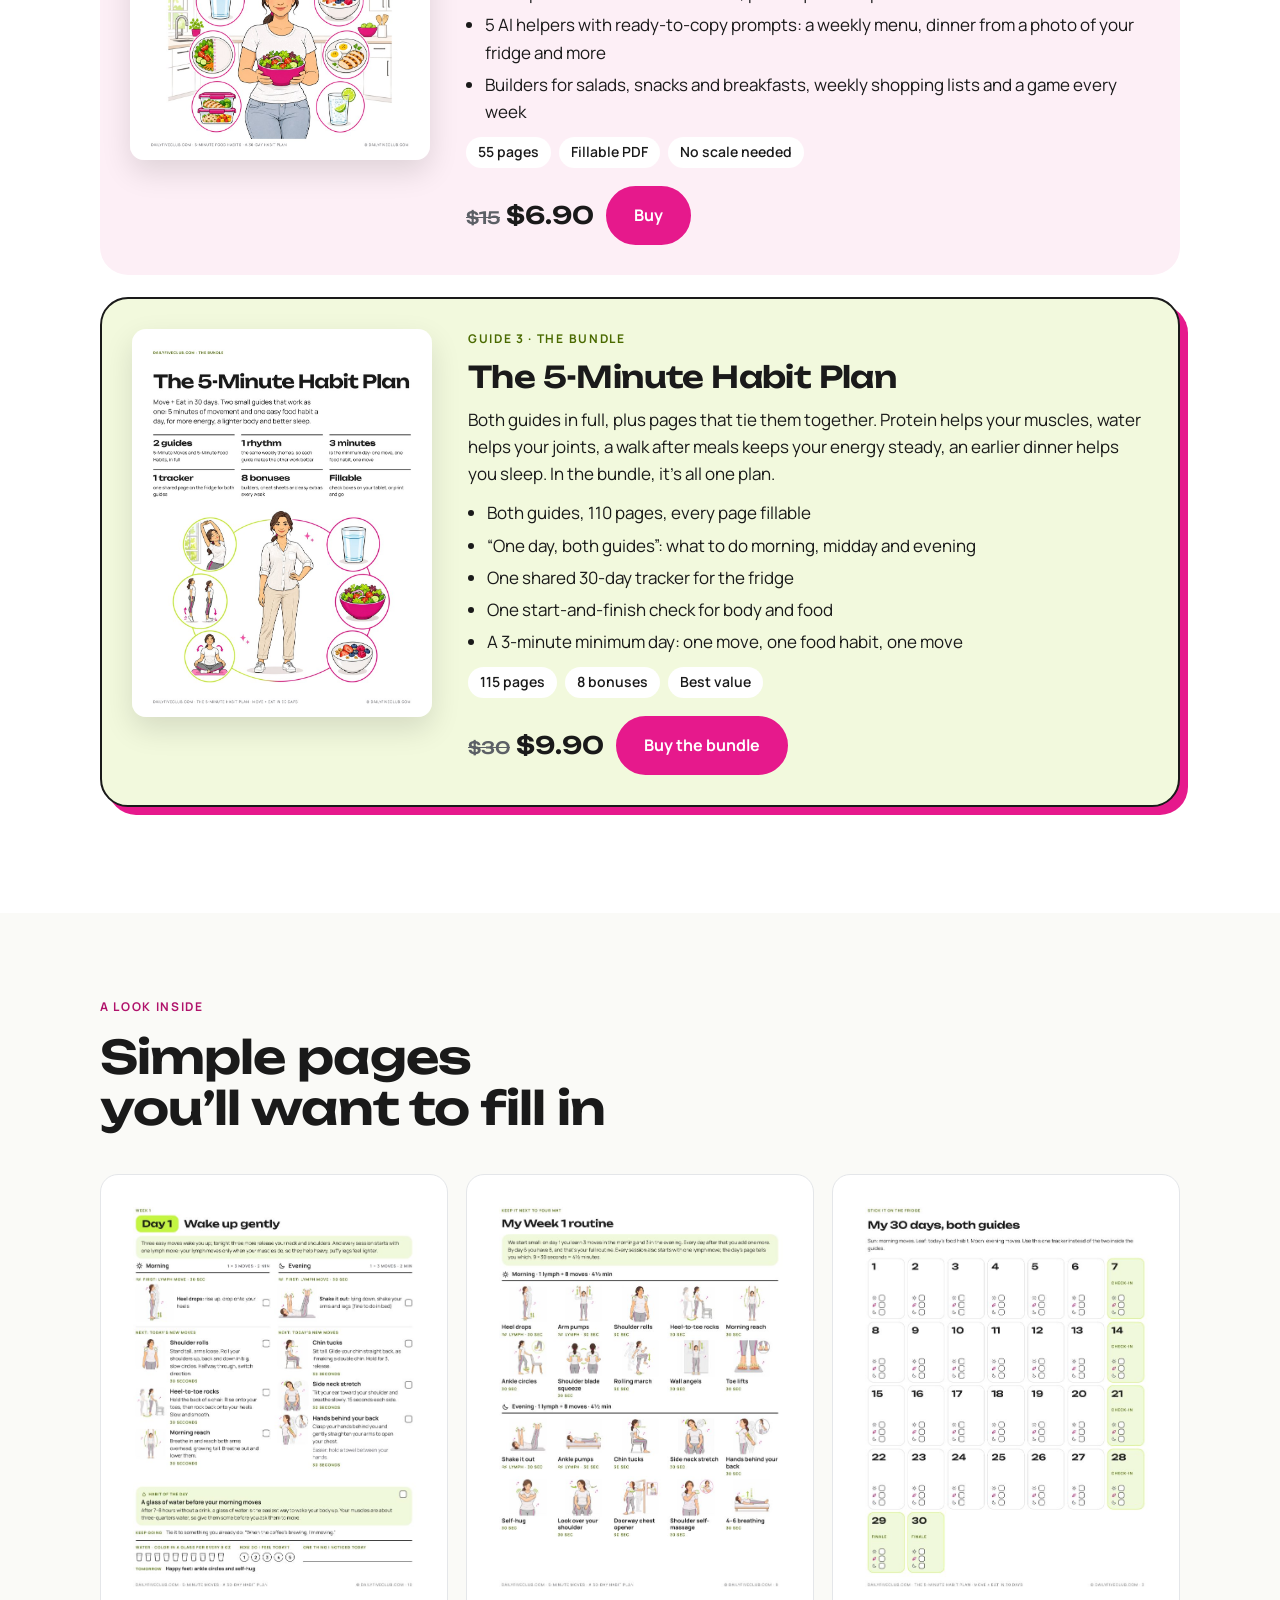
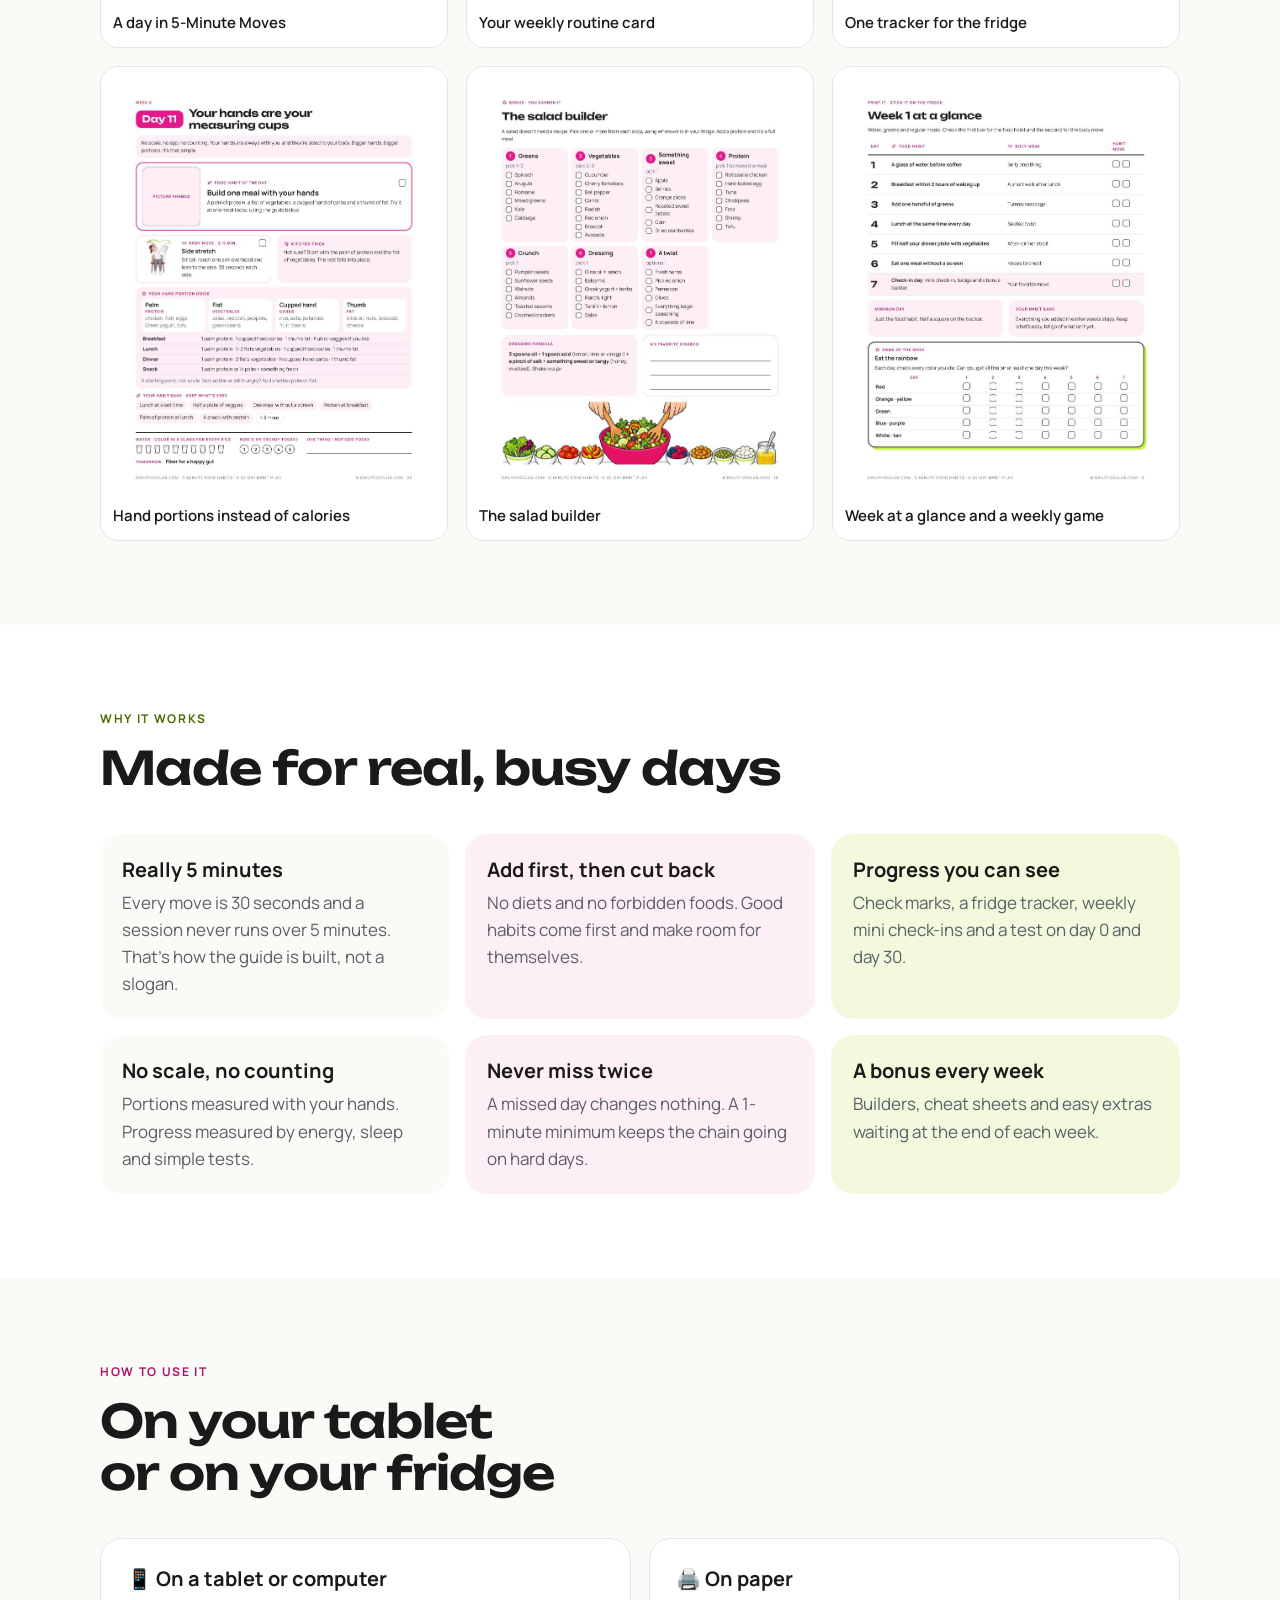
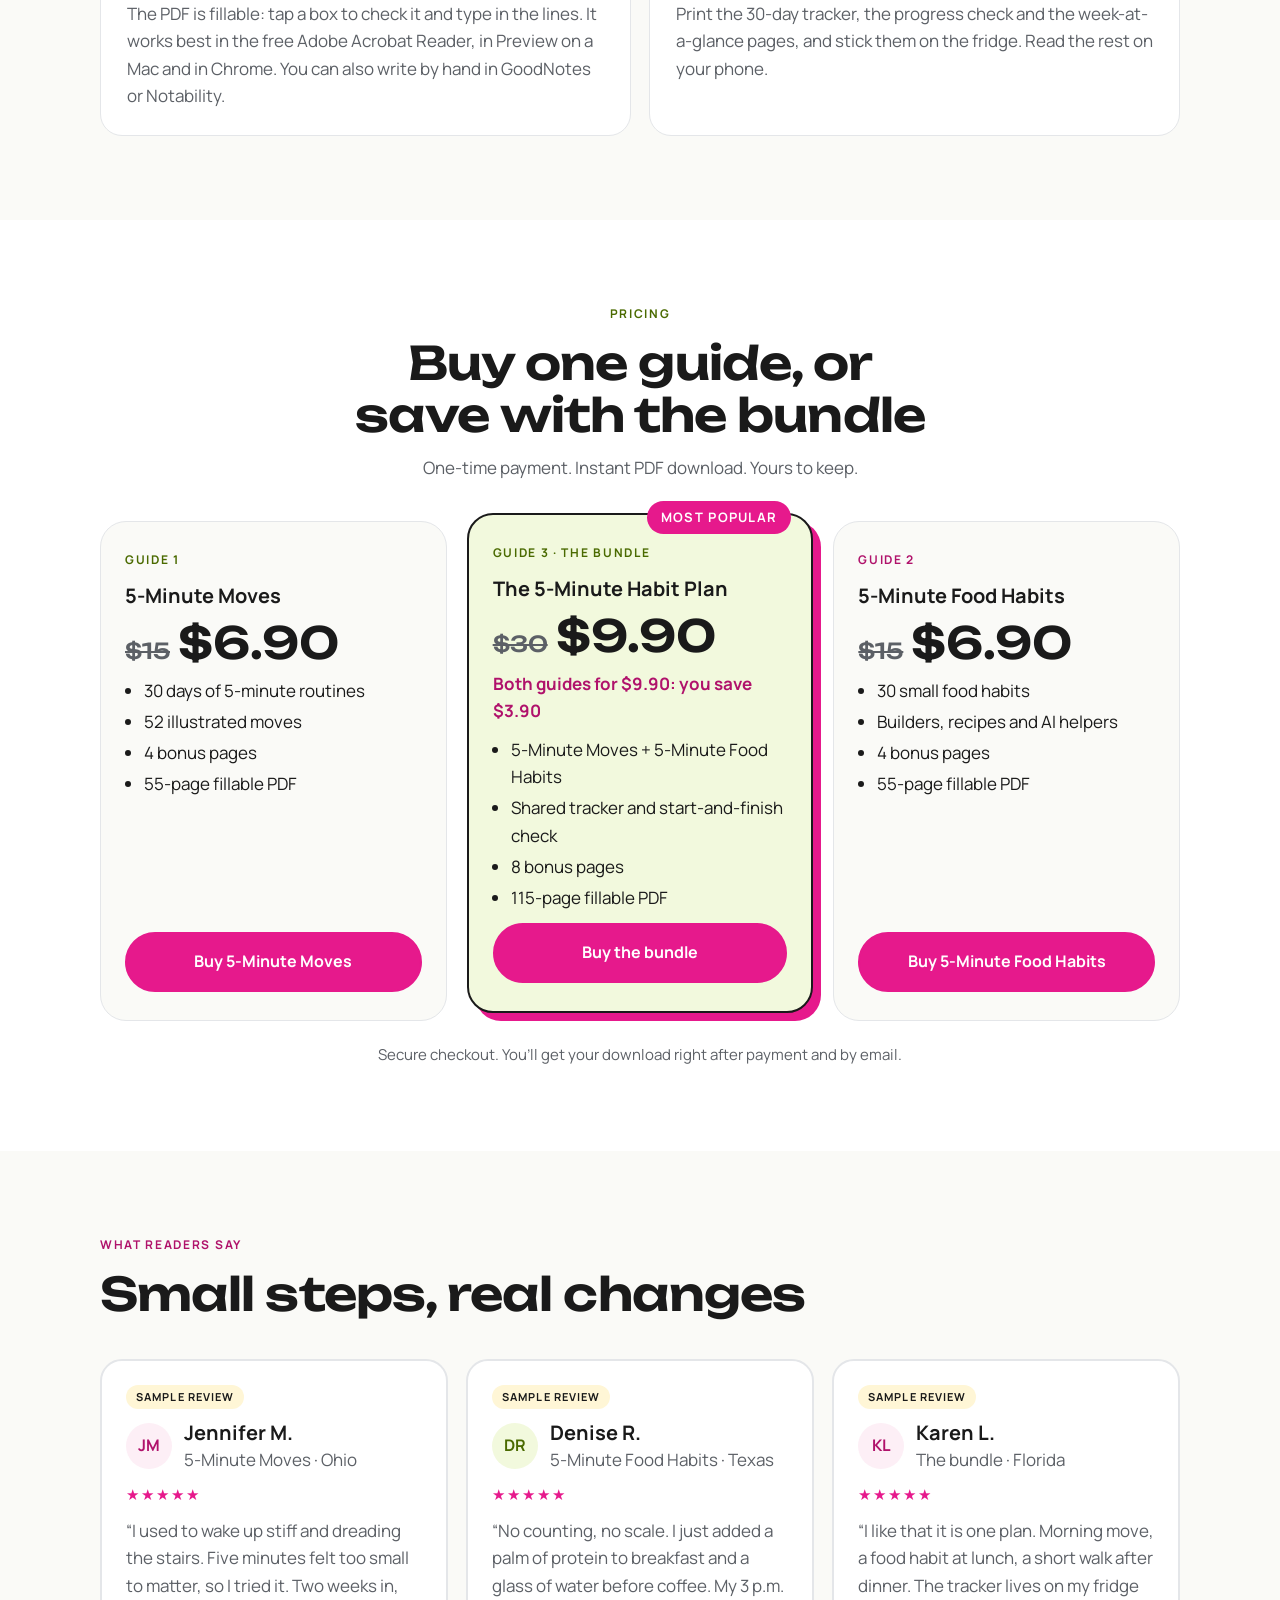
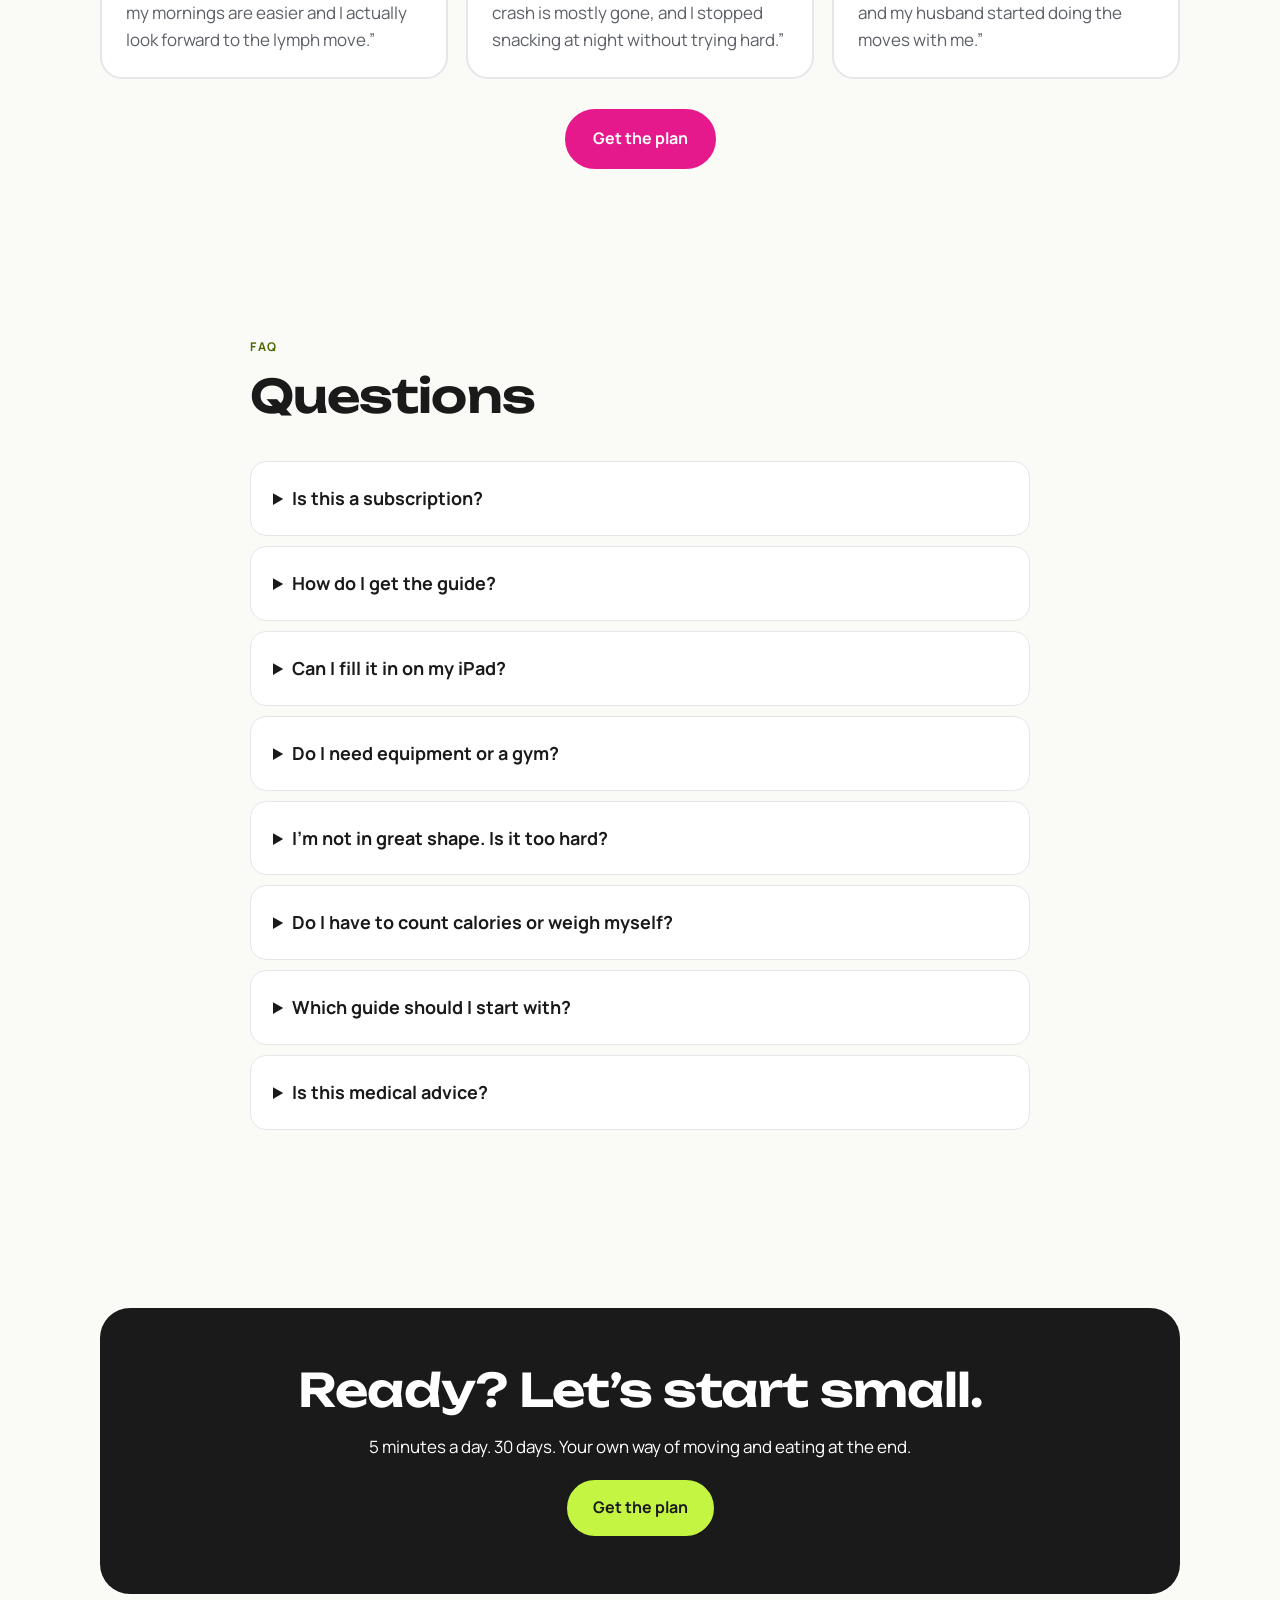
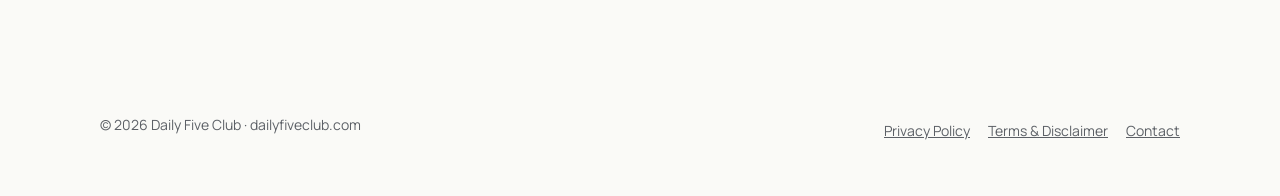
<file: demo.html>
<!doctype html>
<html lang="en">
<head>
<meta charset="utf-8">
<meta name="viewport" content="width=device-width, initial-scale=1">
<meta name="robots" content="noindex, nofollow">
<title>DEMO · Daily Five Club · Get your energy back, 5 minutes at a time</title>
<meta name="description" content="Printable 30-day habit guides for busy women: 5 minutes of movement and one small food habit a day. No gym, no diets, no counting. Instant PDF download.">
<meta property="og:title" content="Daily Five Club · 5 minutes a day, 30 days">
<meta property="og:description" content="Two small printable guides for busy women: one for movement, one for food. No gym, no diets, no counting.">
<meta property="og:image" content="https://dailyfiveclub.com/assets/hero.jpg">
<meta property="og:url" content="https://dailyfiveclub.com/">
<link rel="icon" href="data:image/svg+xml,%3Csvg xmlns='http://www.w3.org/2000/svg' viewBox='0 0 32 32'%3E%3Ccircle cx='16' cy='16' r='15' fill='%23C4F542'/%3E%3Cpath d='M16 1a15 15 0 0 1 0 30z' fill='%23E6198C'/%3E%3C/svg%3E">
<link rel="preconnect" href="https://fonts.googleapis.com">
<link href="https://fonts.googleapis.com/css2?family=Unbounded:wght@500;600&family=Manrope:wght@400;600;700&display=swap" rel="stylesheet">
<link rel="stylesheet" href="assets/site.css">
<script src="config.js"></script>
<style>
.demo-bar{position:sticky;top:0;z-index:50;background:#FFF6D6;border-bottom:1px solid #EAD48A;padding:10px 16px;text-align:center;font-size:14px;font-weight:600}
.reviews .rcard{border-style:solid}
.reviews .avatar{display:grid;place-items:center;font-weight:700;font-size:16px;color:var(--pink-label)}
.reviews .avatar.l{background:var(--lime-tint);color:var(--lime-label)}
.reviews .stars{color:var(--pink);letter-spacing:2px;font-size:15px}
.reviews .tag{align-self:flex-start;font-size:11px;font-weight:700;letter-spacing:.1em;text-transform:uppercase;background:#FFF6D6;border-radius:999px;padding:3px 10px}
</style>
</head>
<body>
<div class="demo-bar">Demo version for internal review. Sample reviews are placeholders, not real customers. Real reviews replace them before launch.</div>

<header class="top">
 <div class="wrap">
  <a class="logo" href="./"><span class="dot"></span>Daily Five Club</a>
  <nav class="nav">
   <a href="#how">How it works</a>
   <a href="#guides">The guides</a>
   <a href="#faq">FAQ</a>
   <a class="btn" href="#pricing">Get the plan</a>
  </nav>
 </div>
</header>

<main>

<section class="hero">
 <div class="wrap">
  <div>
   <p class="r4">Printable 30-day habit guides</p>
   <h1>Get your <span>energy back</span>, 5 minutes at a time</h1>
   <p class="lead">Two small guides for busy women: one for movement, one for food. One tiny new step a day, no gym, no diets, no counting. Just a little more energy every week.</p>
   <div class="ctas">
    <a class="btn pink" href="#pricing">Get the bundle for $9.90</a>
    <a class="btn ghost" href="#guides">See what’s inside</a>
   </div>
   <div class="trust"><span>Instant PDF download</span><span>Print it or fill it in on your tablet</span><span>No videos, no app</span></div>
  </div>
  <img src="assets/hero.webp" alt="A smiling woman surrounded by small scenes: a morning stretch, heel drops, a glass of water, a salad and a yogurt bowl" width="1248" height="986" fetchpriority="high">
 </div>
</section>

<section class="pain">
 <div class="wrap">
  <div class="head">
   <p class="r4 pink">Sound familiar?</p>
   <h2 class="r1">You’ve tried before and quit by week two</h2>
   <p class="soft">A new workout plan in January, a 30-day challenge, an app you never opened again. Meanwhile, the day keeps getting busier.</p>
  </div>
  <div class="grid">
   <div class="pcard"><b>☕</b><p class="r2">Coffee instead of breakfast</p><p class="soft">and a crash at 3 p.m.</p></div>
   <div class="pcard"><b>🧘</b><p class="r2">Stiff mornings</p><p class="soft">and a tight neck after hours at a desk or in the car</p></div>
   <div class="pcard"><b>🌙</b><p class="r2">Snacking at night</p><p class="soft">in front of the TV, then sleeping badly</p></div>
   <div class="pcard"><b>🦵</b><p class="r2">Heavy, puffy legs</p><p class="soft">by the end of the day</p></div>
  </div>
  <div class="answer">
   <p class="r4">It’s not willpower</p>
   <p>Most plans ask for too much, too soon. These guides ask for exactly what fits into a real day: <b>5 minutes of movement and one small food habit</b>. Small enough to start today. Visible enough to keep going.</p>
  </div>
 </div>
</section>

<section id="how">
 <div class="wrap">
  <div class="head">
   <p class="r4">How it works</p>
   <h2 class="r1">Small steps that add up</h2>
  </div>
  <div class="steps">
   <div class="step"><span class="n">1</span><p class="r2">One new thing a day</p><p class="soft">One new move or one food habit. Everything else you already know.</p></div>
   <div class="step"><span class="n">2</span><p class="r2">5 minutes, never more</p><p class="soft">Each move takes 30 seconds. Busy day? A 1-minute minimum still counts.</p></div>
   <div class="step"><span class="n">3</span><p class="r2">Check it off</p><p class="soft">Tick the box, color in the tracker on your fridge, watch the chain grow.</p></div>
   <div class="step"><span class="n">4</span><p class="r2">Every 7th day: check in</p><p class="soft">See your numbers improve, earn a badge and open a bonus page.</p></div>
   <div class="step"><span class="n">5</span><p class="r2">Day 30: your own system</p><p class="soft">Build your own routine and food rules that keep working next month.</p></div>
  </div>
 </div>
</section>

<section class="guides" id="guides">
 <div class="wrap">
  <div class="head">
   <p class="r4">The guides</p>
   <h2 class="r1">Pick one or get both</h2>
   <p class="soft">Both guides follow the same weekly rhythm, so they work beautifully together.</p>
  </div>

  <article class="gcard">
   <img src="assets/cover-moves.jpg" alt="Cover of 5-Minute Moves" loading="lazy">
   <div class="body">
    <p class="r4">Guide 1 · Movement</p>
    <h3 class="r1 gtitle">5-Minute Moves</h3>
    <p>For women who haven’t moved regularly in a while and feel it: stiff mornings, heavy legs, a tight neck and back. Start moving every day and actually stick with it. No gym, no equipment, no videos.</p>
    <ul>
     <li>A 30-second lymph move to start every session</li>
     <li>Start with 3 moves, grow to a full 8-move routine, then swap in new ones</li>
     <li>52 illustrated moves with clear motion arrows</li>
     <li>A face extra every week and 4 bonus pages</li>
     <li>A progress check you can see in numbers on day 0 and day 30</li>
    </ul>
    <div class="meta"><span class="chip">55 pages</span><span class="chip">Fillable PDF</span><span class="chip">4½ minutes a session</span></div>
    <div class="actions"><span class="price"><s>$15</s>$6.90</span><a class="btn pink" href="#pricing">Buy</a></div>
   </div>
  </article>

  <article class="gcard food">
   <img src="assets/cover-food.jpg" alt="Cover of 5-Minute Food Habits" loading="lazy">
   <div class="body">
    <p class="r4 pink">Guide 2 · Food</p>
    <h3 class="r1 gtitle">5-Minute Food Habits</h3>
    <p>For women who run on coffee, crash at 3 p.m. and snack at night. Eat well without dieting or counting calories, with simple meals from whatever is in your fridge.</p>
    <ul>
     <li>Weeks 1–3 we only add: water, greens, protein, fiber, a little prep</li>
     <li>Week 4: gentle swaps for sweet drinks, extra snacks and late-night eating</li>
     <li>Hand portions instead of calories, plus 8 quick recipes</li>
     <li>5 AI helpers with ready-to-copy prompts: a weekly menu, dinner from a photo of your fridge and more</li>
     <li>Builders for salads, snacks and breakfasts, weekly shopping lists and a game every week</li>
    </ul>
    <div class="meta"><span class="chip">55 pages</span><span class="chip">Fillable PDF</span><span class="chip">No scale needed</span></div>
    <div class="actions"><span class="price"><s>$15</s>$6.90</span><a class="btn pink" href="#pricing">Buy</a></div>
   </div>
  </article>

  <article class="gcard bundle">
   <img src="assets/cover-bundle.jpg" alt="Cover of The 5-Minute Habit Plan bundle" loading="lazy">
   <div class="body">
    <p class="r4">Guide 3 · The bundle</p>
    <h3 class="r1 gtitle">The 5-Minute Habit Plan</h3>
    <p>Both guides in full, plus pages that tie them together. Protein helps your muscles, water helps your joints, a walk after meals keeps your energy steady, an earlier dinner helps you sleep. In the bundle, it’s all one plan.</p>
    <ul>
     <li>Both guides, 110 pages, every page fillable</li>
     <li>“One day, both guides”: what to do morning, midday and evening</li>
     <li>One shared 30-day tracker for the fridge</li>
     <li>One start-and-finish check for body and food</li>
     <li>A 3-minute minimum day: one move, one food habit, one move</li>
    </ul>
    <div class="meta"><span class="chip">115 pages</span><span class="chip">8 bonuses</span><span class="chip">Best value</span></div>
    <div class="actions"><span class="price"><s>$30</s>$9.90</span><a class="btn pink" href="#pricing">Buy the bundle</a></div>
   </div>
  </article>
 </div>
</section>

<section id="inside">
 <div class="wrap">
  <div class="head">
   <p class="r4 pink">A look inside</p>
   <h2 class="r1">Simple pages you’ll want to fill in</h2>
  </div>
  <div class="peek">
   <figure><img src="assets/page-moves-day.jpg" alt="A daily page from 5-Minute Moves" loading="lazy"><figcaption>A day in 5-Minute Moves</figcaption></figure>
   <figure><img src="assets/page-moves-card.jpg" alt="The weekly routine card" loading="lazy"><figcaption>Your weekly routine card</figcaption></figure>
   <figure><img src="assets/page-bundle-tracker.jpg" alt="The shared 30-day tracker" loading="lazy"><figcaption>One tracker for the fridge</figcaption></figure>
   <figure><img src="assets/page-food-hands.jpg" alt="Hand portion guide" loading="lazy"><figcaption>Hand portions instead of calories</figcaption></figure>
   <figure><img src="assets/page-food-salad.jpg" alt="The salad builder" loading="lazy"><figcaption>The salad builder</figcaption></figure>
   <figure><img src="assets/page-food-glance.jpg" alt="Week at a glance with a weekly game" loading="lazy"><figcaption>Week at a glance and a weekly game</figcaption></figure>
  </div>
 </div>
</section>

<section class="why">
 <div class="wrap">
  <div class="head">
   <p class="r4">Why it works</p>
   <h2 class="r1">Made for real, busy days</h2>
  </div>
  <div class="whygrid">
   <div class="wcard"><p class="r2">Really 5 minutes</p><p class="soft">Every move is 30 seconds and a session never runs over 5 minutes. That’s how the guide is built, not a slogan.</p></div>
   <div class="wcard"><p class="r2">Add first, then cut back</p><p class="soft">No diets and no forbidden foods. Good habits come first and make room for themselves.</p></div>
   <div class="wcard"><p class="r2">Progress you can see</p><p class="soft">Check marks, a fridge tracker, weekly mini check-ins and a test on day 0 and day 30.</p></div>
   <div class="wcard"><p class="r2">No scale, no counting</p><p class="soft">Portions measured with your hands. Progress measured by energy, sleep and simple tests.</p></div>
   <div class="wcard"><p class="r2">Never miss twice</p><p class="soft">A missed day changes nothing. A 1-minute minimum keeps the chain going on hard days.</p></div>
   <div class="wcard"><p class="r2">A bonus every week</p><p class="soft">Builders, cheat sheets and easy extras waiting at the end of each week.</p></div>
  </div>
 </div>
</section>

<section class="use">
 <div class="wrap">
  <div class="head">
   <p class="r4 pink">How to use it</p>
   <h2 class="r1">On your tablet or on your fridge</h2>
  </div>
  <div class="grid">
   <div class="card"><p class="r2">📱 On a tablet or computer</p><p class="soft">The PDF is fillable: tap a box to check it and type in the lines. It works best in the free Adobe Acrobat Reader, in Preview on a Mac and in Chrome. You can also write by hand in GoodNotes or Notability.</p></div>
   <div class="card"><p class="r2">🖨️ On paper</p><p class="soft">Print the 30-day tracker, the progress check and the week-at-a-glance pages, and stick them on the fridge. Read the rest on your phone.</p></div>
  </div>
 </div>
</section>

<section class="pricing" id="pricing">
 <div class="wrap">
  <div class="head center">
   <p class="r4">Pricing</p>
   <h2 class="r1">Buy one guide, or save with the bundle</h2>
   <p class="soft">One-time payment. Instant PDF download. Yours to keep.</p>
  </div>
  <div class="plans">
   <div class="plan">
    <p class="r4">Guide 1</p><p class="r2">5-Minute Moves</p>
    <p class="amount"><s>$15</s>$6.90</p>
    <ul><li>30 days of 5-minute routines</li><li>52 illustrated moves</li><li>4 bonus pages</li><li>55-page fillable PDF</li></ul>
    <a class="btn pink full buy" data-product="moves" href="#pricing">Buy 5-Minute Moves</a>
   </div>
   <div class="plan hit">
    <span class="badge">Most popular</span>
    <p class="r4">Guide 3 · The bundle</p><p class="r2">The 5-Minute Habit Plan</p>
    <p class="amount"><s>$30</s>$9.90</p>
    <p class="save">Both guides for $9.90: you save $3.90</p>
    <ul><li>5-Minute Moves + 5-Minute Food Habits</li><li>Shared tracker and start-and-finish check</li><li>8 bonus pages</li><li>115-page fillable PDF</li></ul>
    <a class="btn pink full buy" data-product="bundle" href="#pricing">Buy the bundle</a>
   </div>
   <div class="plan">
    <p class="r4 pink">Guide 2</p><p class="r2">5-Minute Food Habits</p>
    <p class="amount"><s>$15</s>$6.90</p>
    <ul><li>30 small food habits</li><li>Builders, recipes and AI helpers</li><li>4 bonus pages</li><li>55-page fillable PDF</li></ul>
    <a class="btn pink full buy" data-product="food" href="#pricing">Buy 5-Minute Food Habits</a>
   </div>
  </div>
  <p class="note" id="buy-note">Secure checkout. You’ll get your download right after payment and by email.</p>
 </div>
</section>

<section class="reviews" id="reviews">
 <div class="wrap">
  <div class="head">
   <p class="r4 pink">What readers say</p>
   <h2 class="r1">Small steps, real changes</h2>
  </div>
  <div class="grid">
   <div class="rcard"><span class="tag">Sample review</span><div class="who"><span class="avatar">JM</span><div><p class="r2">Jennifer M.</p><p class="soft">5-Minute Moves · Ohio</p></div></div><p class="stars">★★★★★</p><p class="soft">“I used to wake up stiff and dreading the stairs. Five minutes felt too small to matter, so I tried it. Two weeks in, my mornings are easier and I actually look forward to the lymph move.”</p></div>
   <div class="rcard"><span class="tag">Sample review</span><div class="who"><span class="avatar l">DR</span><div><p class="r2">Denise R.</p><p class="soft">5-Minute Food Habits · Texas</p></div></div><p class="stars">★★★★★</p><p class="soft">“No counting, no scale. I just added a palm of protein to breakfast and a glass of water before coffee. My 3 p.m. crash is mostly gone, and I stopped snacking at night without trying hard.”</p></div>
   <div class="rcard"><span class="tag">Sample review</span><div class="who"><span class="avatar">KL</span><div><p class="r2">Karen L.</p><p class="soft">The bundle · Florida</p></div></div><p class="stars">★★★★★</p><p class="soft">“I like that it is one plan. Morning move, a food habit at lunch, a short walk after dinner. The tracker lives on my fridge and my husband started doing the moves with me.”</p></div>
  </div>
  <p class="center-cta"><a class="btn pink" href="#pricing">Get the plan</a></p>
 </div>
</section>

<section class="faq" id="faq">
 <div class="wrap narrow">
  <div class="head"><p class="r4">FAQ</p><h2 class="r1">Questions</h2></div>
  <details><summary>Is this a subscription?</summary><p>No. It’s a one-time payment. You download the PDF and it’s yours to keep.</p></details>
  <details><summary>How do I get the guide?</summary><p>Right after payment you’ll get a download link on screen and by email. Save the PDF to your phone, tablet or computer.</p></details>
  <details><summary>Can I fill it in on my iPad?</summary><p>Yes. Open the PDF in the free Adobe Acrobat Reader and tap any box to check it or any line to type. Prefer handwriting? Open it in GoodNotes or Notability.</p></details>
  <details><summary>Do I need equipment or a gym?</summary><p>No. A sturdy chair, a wall, a towel and a tennis ball are all you need.</p></details>
  <details><summary>I’m not in great shape. Is it too hard?</summary><p>It starts with three gentle moves and grows by one a day. Every strength move has an easier version, and the rule is simple: pain means stop.</p></details>
  <details><summary>Do I have to count calories or weigh myself?</summary><p>No. The food guide uses your hands to measure portions, and progress is measured by energy, sleep and simple tests. Weighing yourself is optional.</p></details>
  <details><summary>Which guide should I start with?</summary><p>If you want more energy and less stiffness, start with 5-Minute Moves. If your biggest struggle is food, start with 5-Minute Food Habits. If you want both, the bundle costs less than two guides.</p></details>
  <details><summary>Is this medical advice?</summary><p>No. If you have a health condition, an injury, diabetes or take medication, talk to your doctor before you start.</p></details>
 </div>
</section>

<section class="final">
 <div class="wrap">
  <div class="box">
   <h2 class="r1">Ready? Let’s start small.</h2>
   <p>5 minutes a day. 30 days. Your own way of moving and eating at the end.</p>
   <a class="btn lime" href="#pricing">Get the plan</a>
  </div>
 </div>
</section>

</main>

<footer class="foot">
 <div class="wrap">
  <p>© 2026 Daily Five Club · dailyfiveclub.com</p>
  <nav><a href="privacy/">Privacy Policy</a><a href="terms/">Terms &amp; Disclaimer</a><a id="contact" href="mailto:hello@dailyfiveclub.com">Contact</a></nav>
 </div>
</footer>

<script>
(function () {
  var cfg = window.DFC || { CHECKOUT: {} };
  document.querySelectorAll('.buy').forEach(function (b) {
    var url = cfg.CHECKOUT[b.dataset.product];
    if (url) { b.href = url; b.target = '_blank'; b.rel = 'noopener'; }
    else {
      b.addEventListener('click', function (e) {
        e.preventDefault();
        var n = document.getElementById('buy-note');
        n.textContent = 'Coming soon: checkout opens in a few days.';
        n.style.color = '#B0126B';
      });
    }
  });
  if (cfg.CONTACT) { var c = document.getElementById('contact'); c.href = 'mailto:' + cfg.CONTACT; }
})();
</script>
</body>
</html>
</file>
<file: assets/site.css>
/* Daily Five Club – лендинг. Роли: R1 Unbounded заголовки, R2 Manrope 700, R3 Manrope текст, R4 метка CAPS.
   Салатовый – движение, розовый – еда; вместе – бренд. */
:root {
  --ink: #1A1A1A; --soft: #5C6066; --line: #E4E6E9; --paper: #FFFFFF; --bg: #FAFAF7;
  --lime: #C4F542; --lime-tint: #F2F9DD; --lime-label: #4A6A00;
  --pink: #E6198C; --pink-tint: #FDEFF6; --pink-label: #B0126B;
  --display: 'Unbounded', 'Helvetica Neue', Arial, sans-serif;
  --body: 'Manrope', 'Helvetica Neue', Arial, sans-serif;
  --r: 22px; --wrap: 1120px;
  color-scheme: light;
}
* { box-sizing: border-box; }
html { scroll-behavior: smooth; }
body { margin: 0; background: var(--bg); color: var(--ink); font-family: var(--body); font-size: 17px; line-height: 1.6; }
img { max-width: 100%; height: auto; display: block; }
a { color: inherit; }
h1, h2, h3, p, ul, ol { margin: 0; }
.wrap { max-width: var(--wrap); margin: 0 auto; padding-left: 20px; padding-right: 20px; }
section { padding-top: 84px; padding-bottom: 84px; }

.r1 { font-family: var(--display); font-weight: 600; font-size: clamp(30px, 4.4vw, 46px); line-height: 1.12; letter-spacing: -0.02em; text-wrap: balance; }
.r2 { font-weight: 700; font-size: 20px; line-height: 1.35; }
.r4 { font-size: 12px; font-weight: 700; letter-spacing: .14em; text-transform: uppercase; color: var(--lime-label); }
.r4.pink { color: var(--pink-label); }
.soft { color: var(--soft); }
.head { display: flex; flex-direction: column; gap: 14px; margin-bottom: 40px; max-width: 760px; }

/* кнопки */
.btn { display: inline-flex; align-items: center; justify-content: center; gap: 8px; border-radius: 999px; padding: 15px 26px; font-weight: 700; font-size: 16px; text-decoration: none; border: 2px solid var(--ink); cursor: pointer; transition: transform .15s ease, box-shadow .15s ease; background: var(--ink); color: var(--paper); font-family: var(--body); }
.btn:hover { transform: translateY(-2px); box-shadow: 4px 4px 0 var(--lime); }
.btn.ghost { background: transparent; color: var(--ink); }
.btn.lime { background: var(--lime); color: var(--ink); }
.btn.pink { background: var(--pink); color: var(--paper); border-color: var(--pink); }
.btn.pink:hover { box-shadow: 4px 4px 0 var(--ink); }
.btn.full { width: 100%; }

/* шапка */
.top { position: sticky; top: 0; z-index: 20; background: rgba(250,250,247,.92); backdrop-filter: blur(8px); border-bottom: 1px solid var(--line); }
.top .wrap { display: flex; align-items: center; justify-content: space-between; gap: 16px; padding-top: 12px; padding-bottom: 12px; }
.logo { font-family: var(--display); font-weight: 600; font-size: 19px; text-decoration: none; display: inline-flex; align-items: center; gap: 8px; }
.logo .dot { width: 26px; height: 26px; border-radius: 50%; background: conic-gradient(var(--lime) 0 50%, var(--pink) 50% 100%); display: inline-block; }
.nav { display: flex; gap: 22px; align-items: center; }
.nav a { text-decoration: none; font-weight: 600; font-size: 15px; }
.nav .btn { padding: 10px 18px; font-size: 14px; }
@media (max-width: 820px) { .nav a:not(.btn) { display: none; } }

/* первый экран */
.hero .wrap { display: grid; grid-template-columns: 1.05fr 1fr; gap: 48px; align-items: center; }
.hero h1 { font-family: var(--display); font-weight: 600; font-size: clamp(38px, 5.6vw, 64px); line-height: 1.04; letter-spacing: -0.03em; }
.hero h1 span { background: linear-gradient(transparent 62%, var(--lime) 62%); }
.hero .lead { font-size: 20px; margin-top: 18px; }
.hero .ctas { display: flex; flex-wrap: wrap; gap: 12px; margin-top: 28px; }
.trust { display: flex; flex-wrap: wrap; gap: 8px 18px; margin-top: 22px; font-size: 14px; color: var(--soft); }
.trust span::before { content: "✓ "; color: var(--lime-label); font-weight: 700; }
@media (max-width: 860px) { .hero .wrap { grid-template-columns: 1fr; } }

/* боль */
.pain { background: var(--paper); }
.pain .grid { display: grid; grid-template-columns: repeat(4, 1fr); gap: 16px; }
.pcard { background: var(--bg); border-radius: var(--r); padding: 20px; display: flex; flex-direction: column; gap: 6px; }
.pcard b { font-size: 26px; }
.answer { margin-top: 32px; background: var(--ink); color: var(--paper); border-radius: var(--r); padding: 28px 30px; display: grid; grid-template-columns: auto 1fr; gap: 20px; align-items: center; }
.answer .r4 { color: var(--lime); }
.answer p { font-size: 19px; }
@media (max-width: 860px) { .pain .grid { grid-template-columns: 1fr 1fr; } .answer { grid-template-columns: 1fr; } }

/* как устроено */
.steps { display: grid; grid-template-columns: repeat(5, 1fr); gap: 16px; counter-reset: s; }
.step { background: var(--paper); border-radius: var(--r); padding: 22px; display: flex; flex-direction: column; gap: 8px; border: 1.5px solid var(--line); }
.step .n { width: 38px; height: 38px; border-radius: 50%; background: var(--lime); display: grid; place-items: center; font-family: var(--display); font-weight: 600; }
.step:nth-child(even) .n { background: var(--pink); color: var(--paper); }
@media (max-width: 980px) { .steps { grid-template-columns: 1fr 1fr; } }
@media (max-width: 560px) { .steps, .pain .grid { grid-template-columns: 1fr; } }

/* гайды */
.guides { background: var(--paper); }
.gcard { display: grid; grid-template-columns: 300px 1fr; gap: 36px; align-items: start; padding: 30px; border-radius: 28px; background: var(--bg); margin-bottom: 22px; }
.gcard.food { background: var(--pink-tint); }
.gcard.bundle { background: var(--lime-tint); border: 2.5px solid var(--ink); box-shadow: 8px 8px 0 var(--pink); }
.gcard img { border-radius: 14px; box-shadow: 0 12px 30px rgba(0,0,0,.12); }
.gcard .body { display: flex; flex-direction: column; gap: 12px; }
.gcard ul { padding-left: 1.1em; display: flex; flex-direction: column; gap: 5px; }
.gcard .meta { display: flex; flex-wrap: wrap; gap: 8px; }
.chip { background: var(--paper); border-radius: 999px; padding: 4px 12px; font-size: 14px; font-weight: 600; }
.gcard .actions { display: flex; flex-wrap: wrap; gap: 12px; align-items: center; margin-top: 6px; }
.gcard .price { font-family: var(--display); font-weight: 600; font-size: 24px; }
.gcard .price s { color: var(--soft); font-size: 17px; margin-right: 6px; font-weight: 500; }
@media (max-width: 820px) { .gcard { grid-template-columns: 1fr; } .gcard img { max-width: 280px; } }

/* внутри */
.peek { display: grid; grid-template-columns: repeat(3, 1fr); gap: 18px; }
.peek figure { margin: 0; background: var(--paper); border-radius: 18px; padding: 12px; border: 1.5px solid var(--line); display: flex; flex-direction: column; gap: 8px; }
.peek img { border-radius: 10px; }
.peek figcaption { font-size: 15px; font-weight: 600; }
@media (max-width: 820px) { .peek { grid-template-columns: 1fr 1fr; } }

/* почему работает */
.why { background: var(--paper); }
.whygrid { display: grid; grid-template-columns: repeat(3, 1fr); gap: 16px; }
.wcard { border-radius: var(--r); padding: 22px; background: var(--bg); display: flex; flex-direction: column; gap: 6px; }
.wcard:nth-child(3n+2) { background: var(--pink-tint); }
.wcard:nth-child(3n) { background: var(--lime-tint); }
@media (max-width: 820px) { .whygrid { grid-template-columns: 1fr; } }

/* как пользоваться */
.use .grid { display: grid; grid-template-columns: 1fr 1fr; gap: 18px; }
.use .card { background: var(--paper); border-radius: var(--r); padding: 26px; border: 1.5px solid var(--line); display: flex; flex-direction: column; gap: 8px; }
@media (max-width: 720px) { .use .grid { grid-template-columns: 1fr; } }

/* цены */
.pricing { background: var(--paper); }
.plans { display: grid; grid-template-columns: repeat(3, 1fr); gap: 20px; align-items: stretch; }
.plan { position: relative; border-radius: 26px; padding: 28px 24px; background: var(--bg); border: 1.5px solid var(--line); display: flex; flex-direction: column; gap: 12px; }
.plan.hit { background: var(--lime-tint); border: 2.5px solid var(--ink); box-shadow: 8px 8px 0 var(--pink); transform: translateY(-8px); }
.badge { position: absolute; top: -14px; right: 20px; background: var(--pink); color: var(--paper); font-weight: 700; font-size: 13px; letter-spacing: .1em; text-transform: uppercase; padding: 6px 14px; border-radius: 999px; }
.plan .amount { font-family: var(--display); font-weight: 600; font-size: 44px; line-height: 1; }
.plan .amount s { font-size: 22px; color: var(--soft); font-weight: 500; margin-right: 8px; }
.plan ul { padding-left: 1.1em; display: flex; flex-direction: column; gap: 4px; flex: 1; }
.plan .save { font-weight: 700; color: var(--pink-label); }
.note { margin-top: 22px; text-align: center; color: var(--soft); font-size: 15px; }
@media (max-width: 900px) { .plans { grid-template-columns: 1fr; } .plan.hit { transform: none; } }

/* отзывы */
.reviews .grid { display: grid; grid-template-columns: repeat(3, 1fr); gap: 18px; }
.rcard { background: var(--paper); border-radius: var(--r); padding: 24px; border: 2px dashed var(--line); display: flex; flex-direction: column; gap: 10px; }
.rcard .who { display: flex; gap: 12px; align-items: center; }
.avatar { width: 46px; height: 46px; border-radius: 50%; background: var(--pink-tint); }
.proto { background: #FFF6D6; border-radius: 14px; padding: 12px 16px; font-size: 15px; margin-bottom: 18px; }
@media (max-width: 820px) { .reviews .grid { grid-template-columns: 1fr; } }

/* FAQ */
.faq details { background: var(--paper); border-radius: 16px; padding: 18px 22px; margin-bottom: 10px; border: 1.5px solid var(--line); }
.faq summary { font-weight: 700; cursor: pointer; font-size: 18px; }
.faq details p { margin-top: 10px; color: var(--soft); }

/* финал и подвал */
.final { text-align: center; }
.final .box { background: var(--ink); color: var(--paper); border-radius: 30px; padding: 56px 28px; display: flex; flex-direction: column; align-items: center; gap: 18px; }
.final .r1 { color: var(--paper); }
.foot { padding: 36px 0 48px; font-size: 14px; color: var(--soft); }
.foot .wrap { display: flex; flex-wrap: wrap; justify-content: space-between; gap: 14px; }
.foot nav { display: flex; gap: 18px; flex-wrap: wrap; }

/* юридические страницы */
.legal { padding-top: 48px; }
.legal .wrap { max-width: 780px; }
.legal h1 { font-family: var(--display); font-weight: 600; font-size: 36px; margin-bottom: 8px; }
.legal h2 { font-size: 20px; margin-top: 28px; margin-bottom: 8px; }
.legal p, .legal li { color: #2E3135; margin-bottom: 10px; }
.tbd { background: #FFF6D6; padding: 0 4px; border-radius: 4px; }
.gtitle { font-size: 30px; }
.head.center { margin-left: auto; margin-right: auto; text-align: center; align-items: center; }
.center-cta { text-align: center; margin-top: 30px; }
.wrap.narrow { max-width: 820px; }

/* адаптив – доводка 12.11 */
.logo, .nav .btn, .btn { white-space: nowrap; }
@media (max-width: 420px) {
  .logo { font-size: 16px; gap: 6px; }
  .logo .dot { width: 22px; height: 22px; }
  .nav .btn { padding: 9px 14px; font-size: 13px; }
  .gcard { padding: 22px 18px; }
  .btn { white-space: normal; text-align: center; } .nav .btn { white-space: nowrap; }
}
@media (max-width: 1100px) and (min-width: 721px) {
  .steps { grid-template-columns: repeat(6, 1fr); }
  .step { grid-column: span 2; }
  .step:nth-child(4) { grid-column: 2 / 4; }
  .step:nth-child(5) { grid-column: 4 / 6; }
}
@media (max-width: 720px) and (min-width: 561px) {
  .steps { grid-template-columns: 1fr 1fr; }
  .step:nth-child(5) { grid-column: 1 / -1; }
}
@media (max-width: 820px) and (min-width: 561px) { .whygrid { grid-template-columns: 1fr 1fr; } }
@media (max-width: 900px) { .plans { max-width: 560px; margin-left: auto; margin-right: auto; } }
.foot nav a { padding: 6px 0; display: inline-block; }
.faq summary { padding: 4px 0; }

/* отзывы-примеры 17.11 */
.reviews .grid { display: grid; grid-template-columns: repeat(auto-fit, minmax(280px, 1fr)); gap: 18px; }
.reviews .rcard { border-style: solid; }
.reviews .avatar { display: grid; place-items: center; font-weight: 700; font-size: 16px; color: var(--pink-label); flex: none; }
.reviews .avatar.l { background: var(--lime-tint); color: var(--lime-label); }
.reviews .tag { align-self: flex-start; font-size: 11px; font-weight: 700; letter-spacing: .1em; text-transform: uppercase; background: #FFF6D6; border-radius: 999px; padding: 3px 10px; }
.reviews .rhead { font-weight: 700; margin: 4px 0 0; line-height: 1.35; }
.reviews .res { list-style: none; padding: 0; margin: 0; display: grid; gap: 4px; font-size: 15px; }
.reviews .res li::before { content: "✓ "; color: var(--lime-label); font-weight: 700; }
.reviews .exnote { font-size: 14px; color: var(--soft); margin: -8px 0 18px; }
</file>
